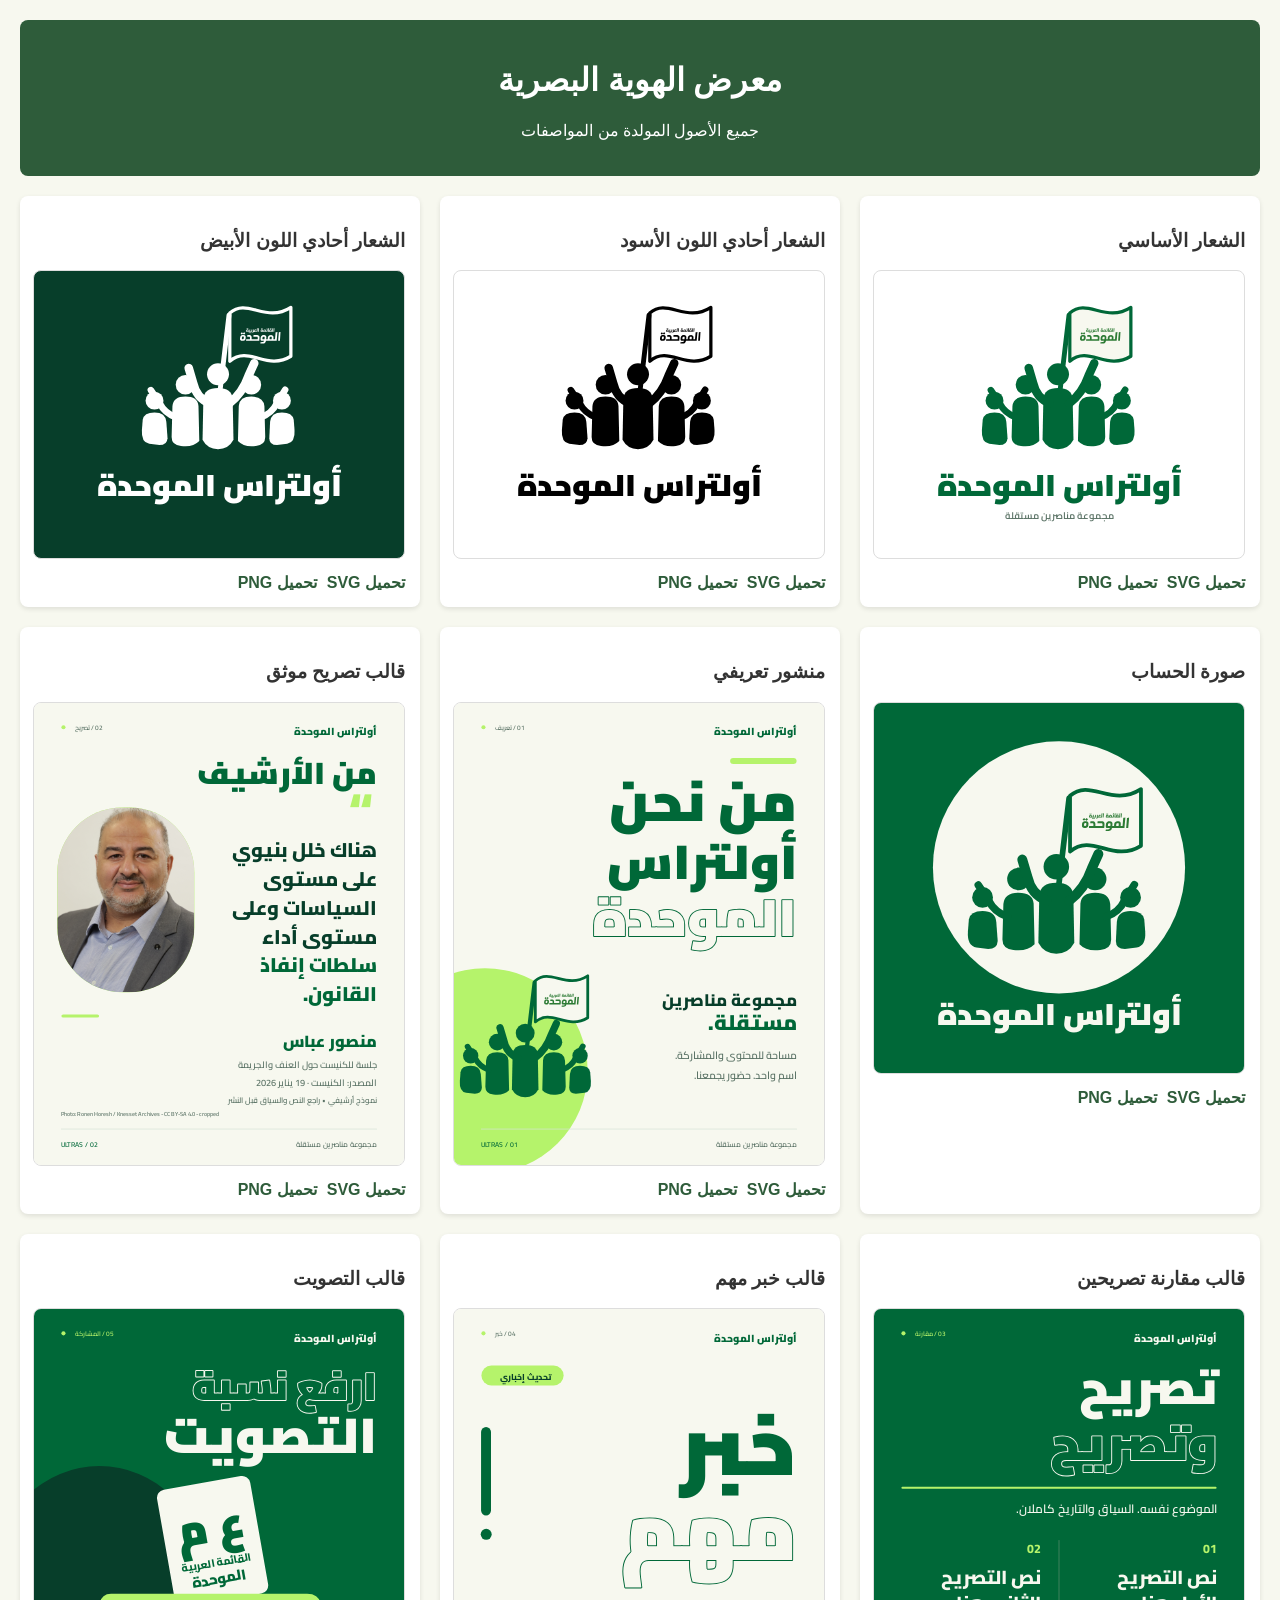
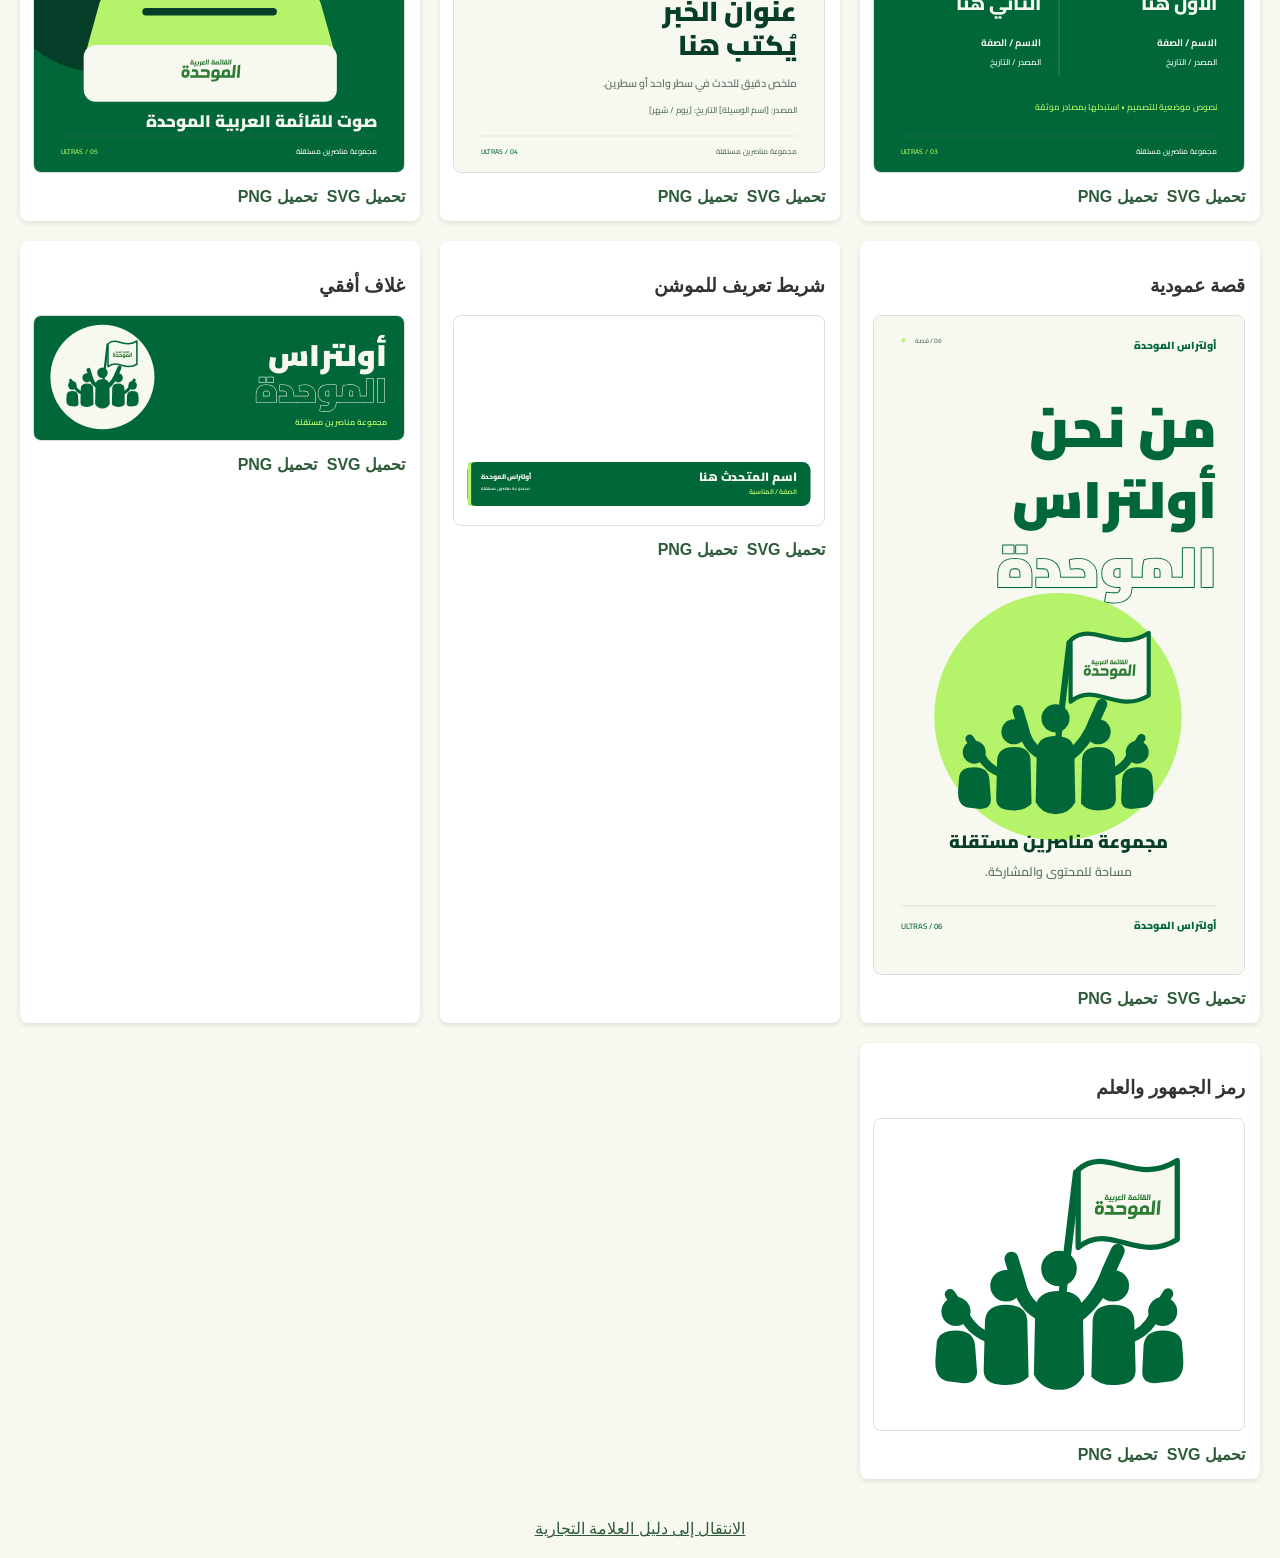
<file: output/identity/index.html>
<!DOCTYPE html>
<html lang="ar" dir="rtl">
<head>
    <meta charset="UTF-8">
    <meta name="viewport" content="width=device-width, initial-scale=1.0">
    <title>معرض الهوية البصرية</title>
    <style>
        body {
            font-family: 'Cairo', Arial, sans-serif;
            background-color: #F7F8EF;
            color: #333;
            margin: 0;
            padding: 20px;
        }
        header {
            background-color: #2E5C3A;
            color: white;
            padding: 20px;
            border-radius: 8px;
            margin-bottom: 20px;
            text-align: center;
        }
        .grid {
            display: grid;
            grid-template-columns: repeat(auto-fill, minmax(300px, 1fr));
            gap: 20px;
        }
        .card {
            background: white;
            padding: 15px;
            border-radius: 8px;
            box-shadow: 0 2px 5px rgba(0,0,0,0.1);
        }
        .actions {
            margin-top: 10px;
            display: flex;
            gap: 10px;
        }
        .actions a {
            text-decoration: none;
            color: #2E5C3A;
            font-weight: bold;
        }
        .footer {
            margin-top: 40px;
            text-align: center;
        }
        .footer a {
            color: #2E5C3A;
        }
    </style>
</head>
<body>
    <header>
        <h1>معرض الهوية البصرية</h1>
        <p>جميع الأصول المولدة من المواصفات</p>
    </header>
    
    <div class="grid">
        
        <div class="card">
            <h3>الشعار الأساسي</h3>
            <img src="logo-primary.svg" alt="الشعار الأساسي" style="width:100%; height:auto; border:1px solid #ddd; border-radius:8px;">
            <div class="actions">
                <a href="logo-primary.svg" download>تحميل SVG</a>
                <a href="logo-primary.png" download>تحميل PNG</a>
            </div>
        </div>
        
        <div class="card">
            <h3>الشعار أحادي اللون الأسود</h3>
            <img src="logo-black.svg" alt="الشعار أحادي اللون الأسود" style="width:100%; height:auto; border:1px solid #ddd; border-radius:8px;">
            <div class="actions">
                <a href="logo-black.svg" download>تحميل SVG</a>
                <a href="logo-black.png" download>تحميل PNG</a>
            </div>
        </div>
        
        <div class="card">
            <h3>الشعار أحادي اللون الأبيض</h3>
            <img src="logo-white.svg" alt="الشعار أحادي اللون الأبيض" style="width:100%; height:auto; background:#073E2A; border:1px solid #ddd; border-radius:8px;">
            <div class="actions">
                <a href="logo-white.svg" download>تحميل SVG</a>
                <a href="logo-white.png" download>تحميل PNG</a>
            </div>
        </div>
        
        <div class="card">
            <h3>صورة الحساب</h3>
            <img src="avatar.svg" alt="صورة الحساب" style="width:100%; height:auto; border:1px solid #ddd; border-radius:8px;">
            <div class="actions">
                <a href="avatar.svg" download>تحميل SVG</a>
                <a href="avatar.png" download>تحميل PNG</a>
            </div>
        </div>
        
        <div class="card">
            <h3>منشور تعريفي</h3>
            <img src="01-introduction.svg" alt="منشور تعريفي" style="width:100%; height:auto; border:1px solid #ddd; border-radius:8px;">
            <div class="actions">
                <a href="01-introduction.svg" download>تحميل SVG</a>
                <a href="01-introduction.png" download>تحميل PNG</a>
            </div>
        </div>
        
        <div class="card">
            <h3>قالب تصريح موثق</h3>
            <img src="02-quote.svg" alt="قالب تصريح موثق" style="width:100%; height:auto; border:1px solid #ddd; border-radius:8px;">
            <div class="actions">
                <a href="02-quote.svg" download>تحميل SVG</a>
                <a href="02-quote.png" download>تحميل PNG</a>
            </div>
        </div>
        
        <div class="card">
            <h3>قالب مقارنة تصريحين</h3>
            <img src="03-comparison.svg" alt="قالب مقارنة تصريحين" style="width:100%; height:auto; border:1px solid #ddd; border-radius:8px;">
            <div class="actions">
                <a href="03-comparison.svg" download>تحميل SVG</a>
                <a href="03-comparison.png" download>تحميل PNG</a>
            </div>
        </div>
        
        <div class="card">
            <h3>قالب خبر مهم</h3>
            <img src="04-important-news.svg" alt="قالب خبر مهم" style="width:100%; height:auto; border:1px solid #ddd; border-radius:8px;">
            <div class="actions">
                <a href="04-important-news.svg" download>تحميل SVG</a>
                <a href="04-important-news.png" download>تحميل PNG</a>
            </div>
        </div>
        
        <div class="card">
            <h3>قالب التصويت</h3>
            <img src="05-voting.svg" alt="قالب التصويت" style="width:100%; height:auto; border:1px solid #ddd; border-radius:8px;">
            <div class="actions">
                <a href="05-voting.svg" download>تحميل SVG</a>
                <a href="05-voting.png" download>تحميل PNG</a>
            </div>
        </div>
        
        <div class="card">
            <h3>قصة عمودية</h3>
            <img src="06-story.svg" alt="قصة عمودية" style="width:100%; height:auto; border:1px solid #ddd; border-radius:8px;">
            <div class="actions">
                <a href="06-story.svg" download>تحميل SVG</a>
                <a href="06-story.png" download>تحميل PNG</a>
            </div>
        </div>
        
        <div class="card">
            <h3>شريط تعريف للموشن</h3>
            <img src="07-speaker-lower-third.svg" alt="شريط تعريف للموشن" style="width:100%; height:auto; border:1px solid #ddd; border-radius:8px;">
            <div class="actions">
                <a href="07-speaker-lower-third.svg" download>تحميل SVG</a>
                <a href="07-speaker-lower-third.png" download>تحميل PNG</a>
            </div>
        </div>
        
        <div class="card">
            <h3>غلاف أفقي</h3>
            <img src="cover.svg" alt="غلاف أفقي" style="width:100%; height:auto; border:1px solid #ddd; border-radius:8px;">
            <div class="actions">
                <a href="cover.svg" download>تحميل SVG</a>
                <a href="cover.png" download>تحميل PNG</a>
            </div>
        </div>
        
        <div class="card">
            <h3>رمز الجمهور والعلم</h3>
            <img src="logo-symbol.svg" alt="رمز الجمهور والعلم" style="width:100%; height:auto; border:1px solid #ddd; border-radius:8px;">
            <div class="actions">
                <a href="logo-symbol.svg" download>تحميل SVG</a>
                <a href="logo-symbol.png" download>تحميل PNG</a>
            </div>
        </div>
        
    </div>
    
    <div class="footer">
        <a href="brand-guide.html">الانتقال إلى دليل العلامة التجارية</a>
    </div>
</body>
</html>
</file>
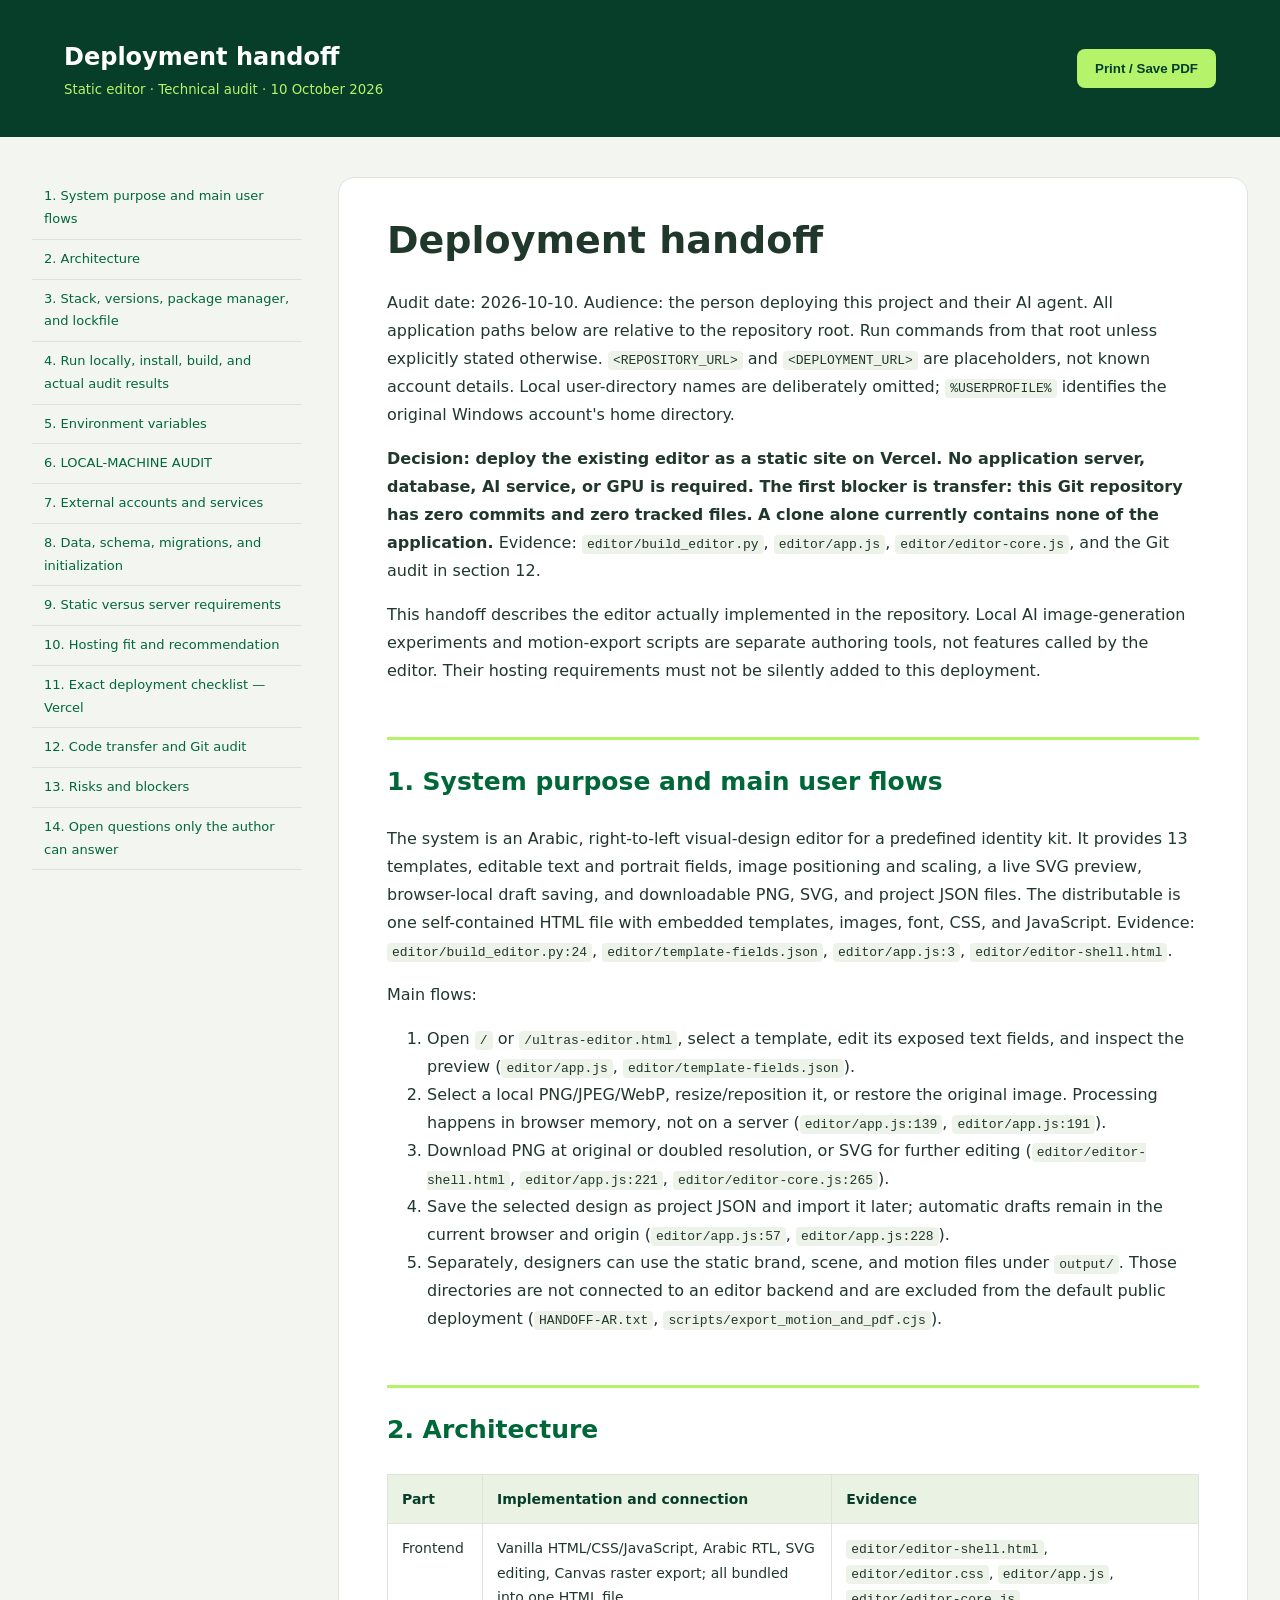
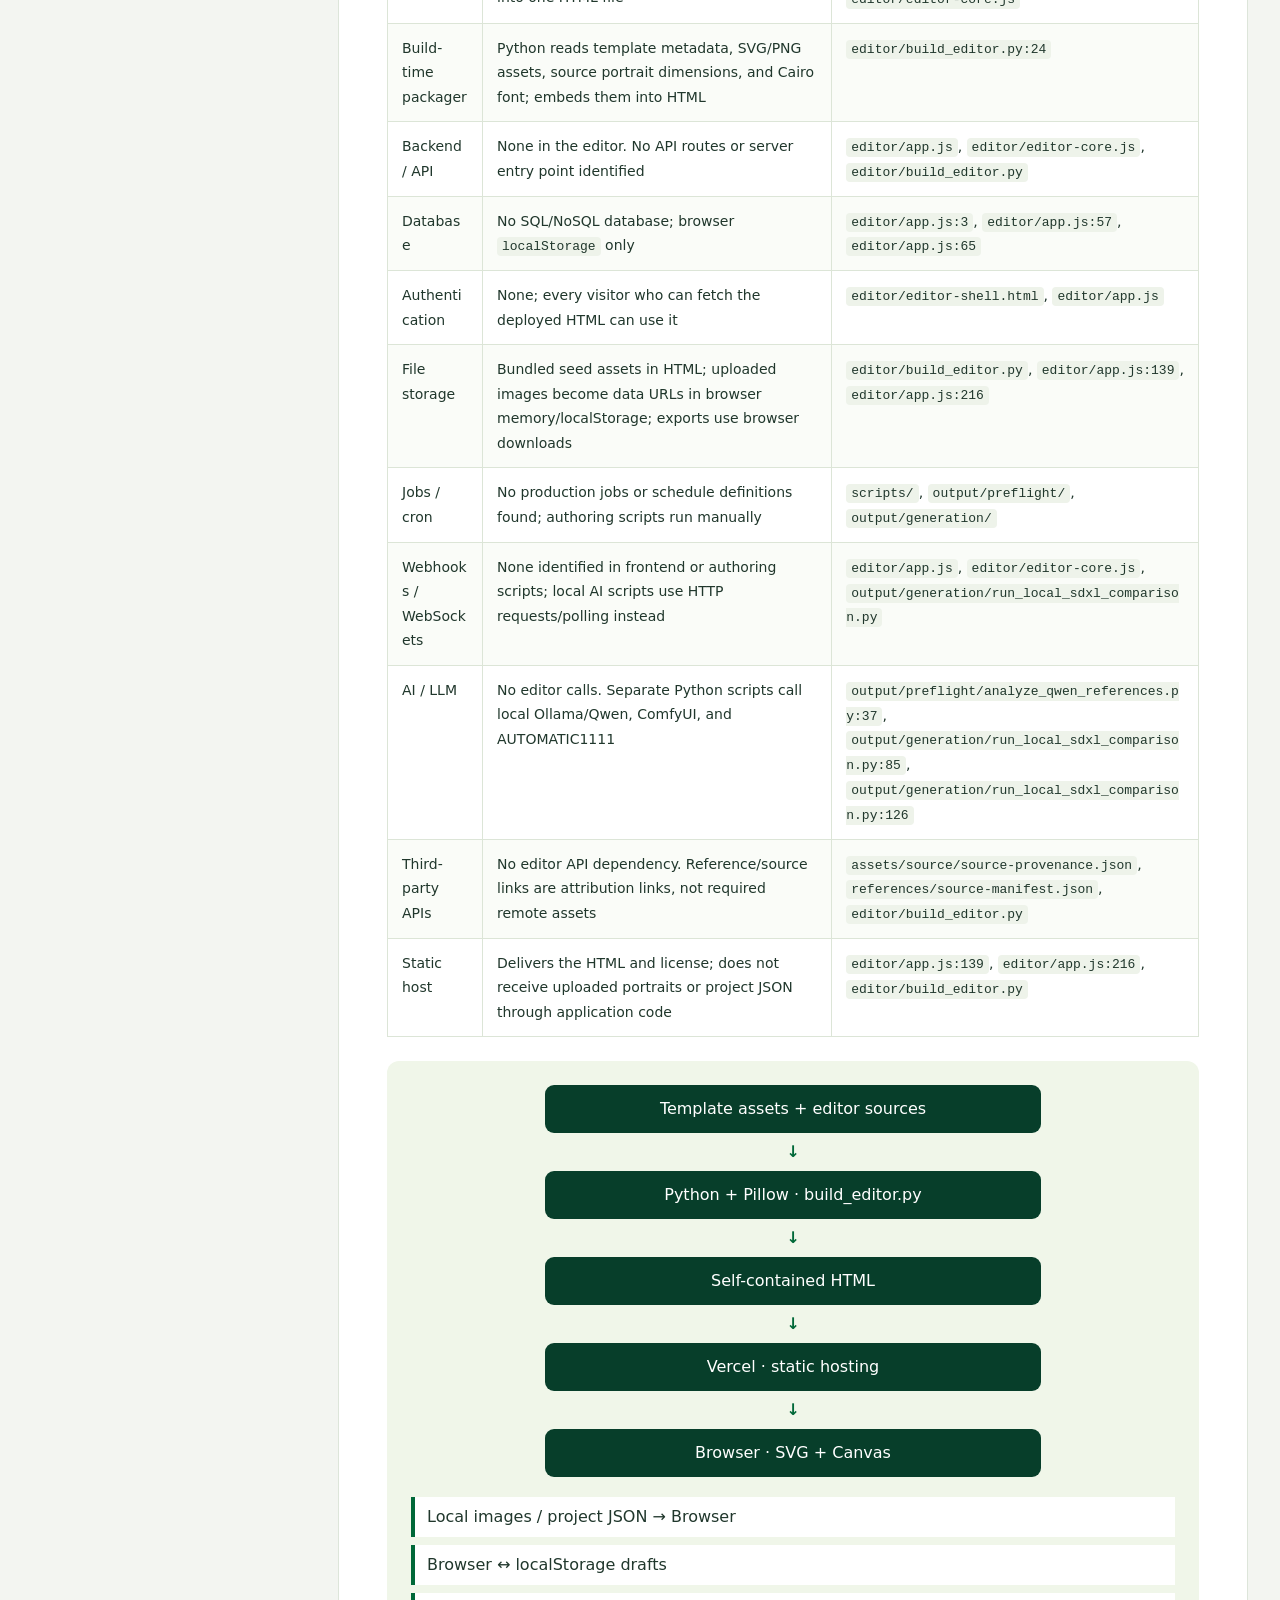
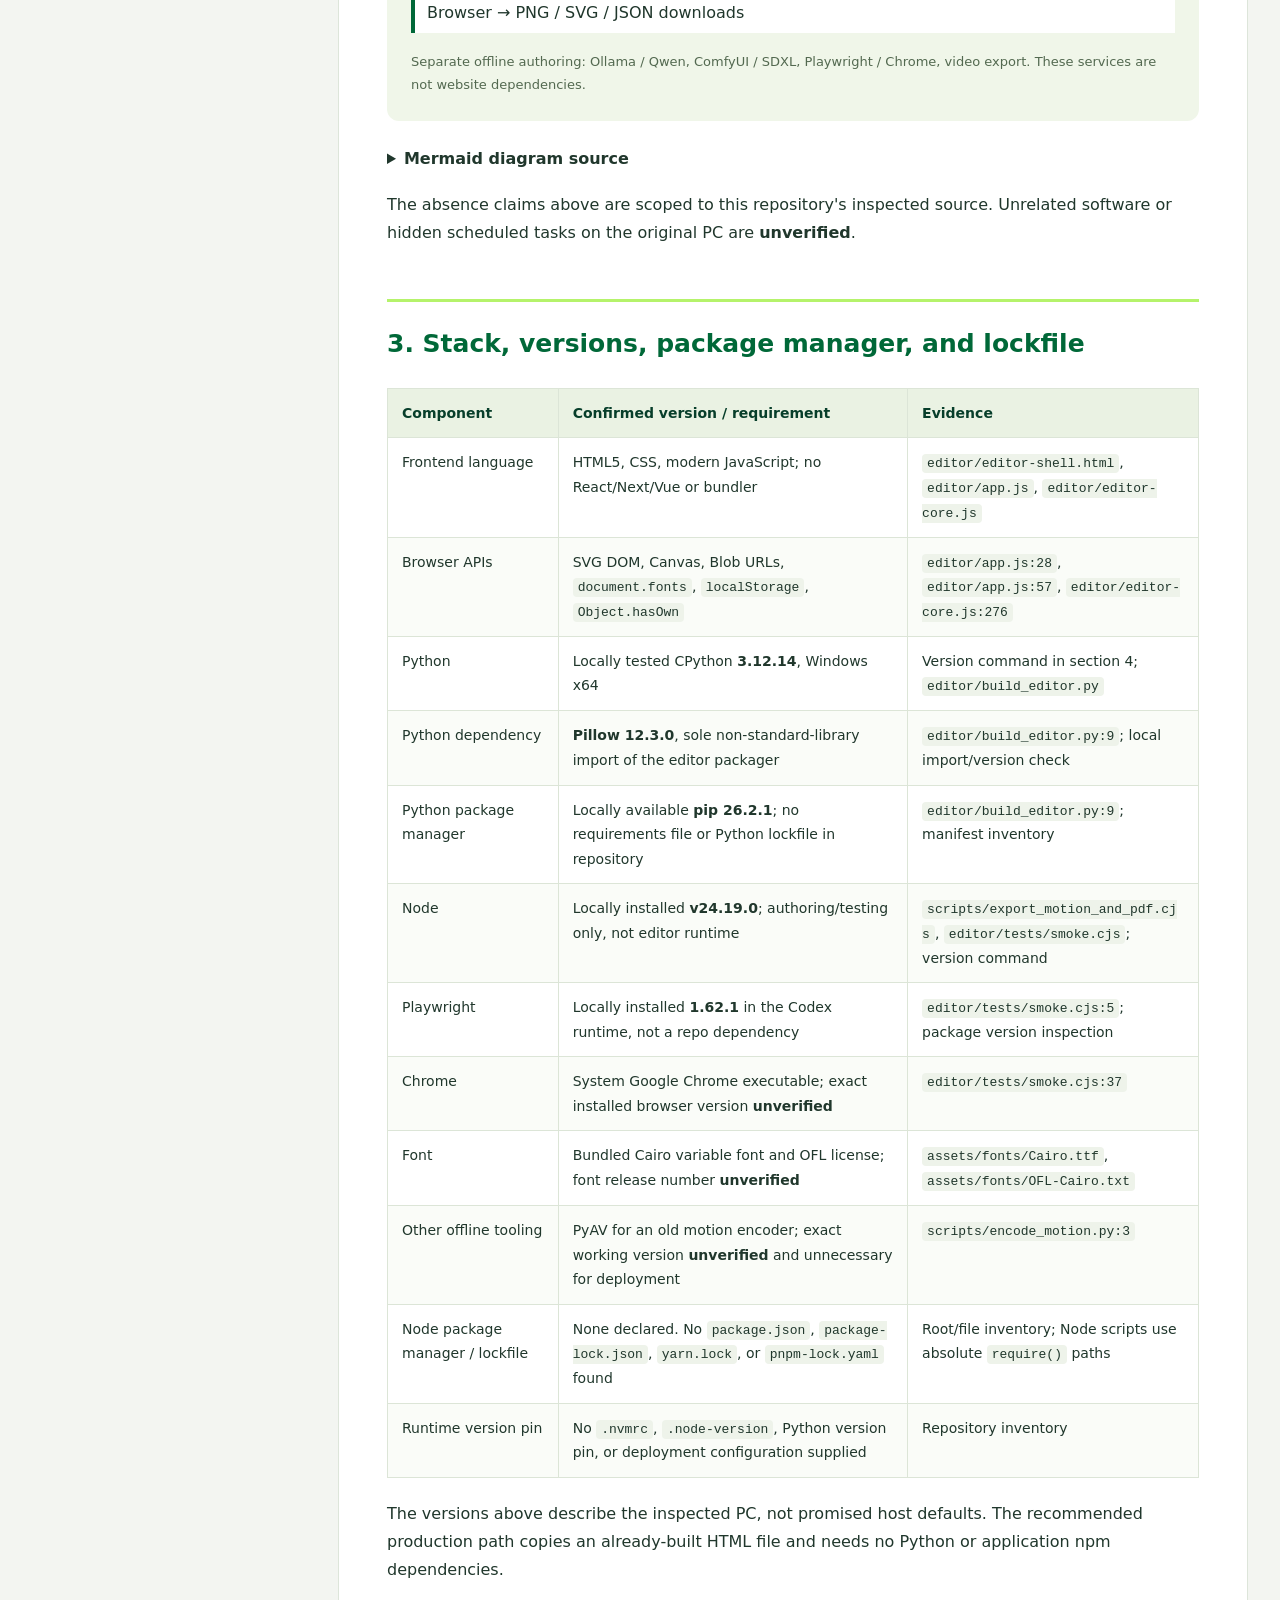
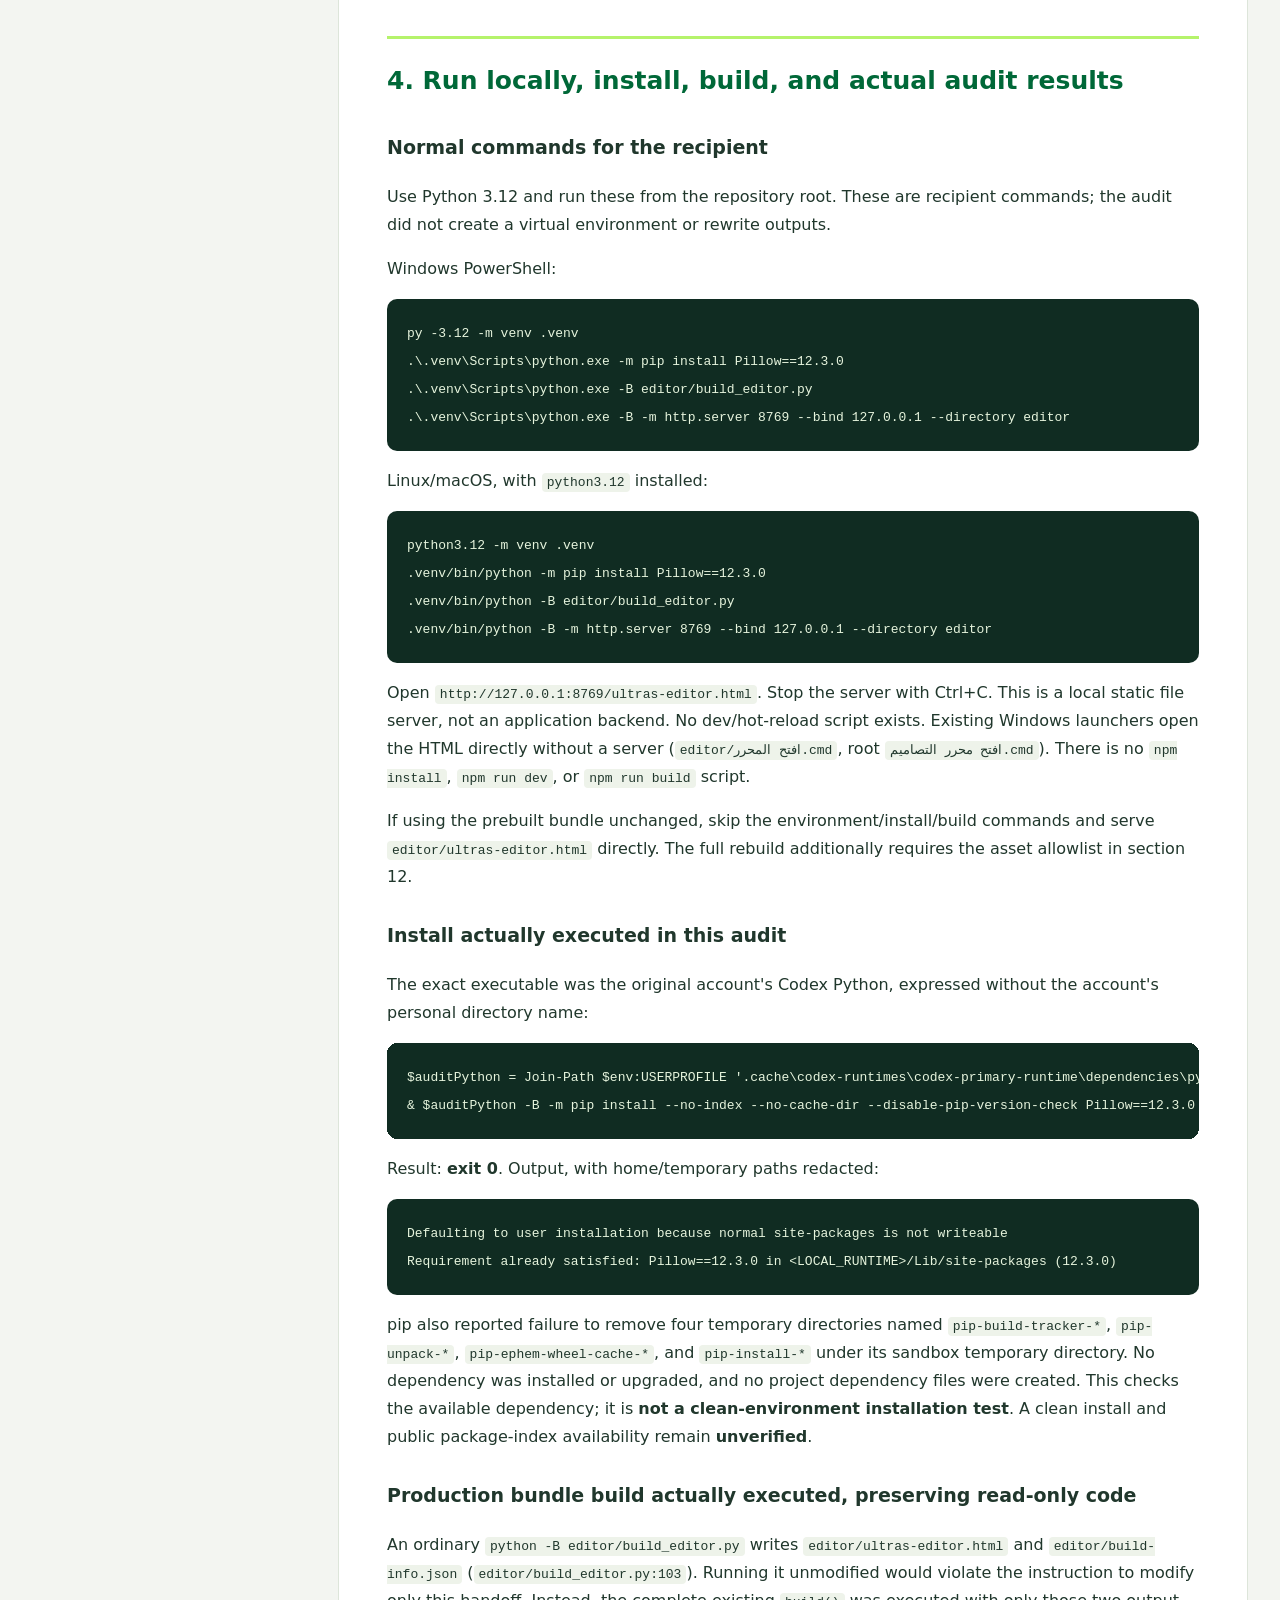
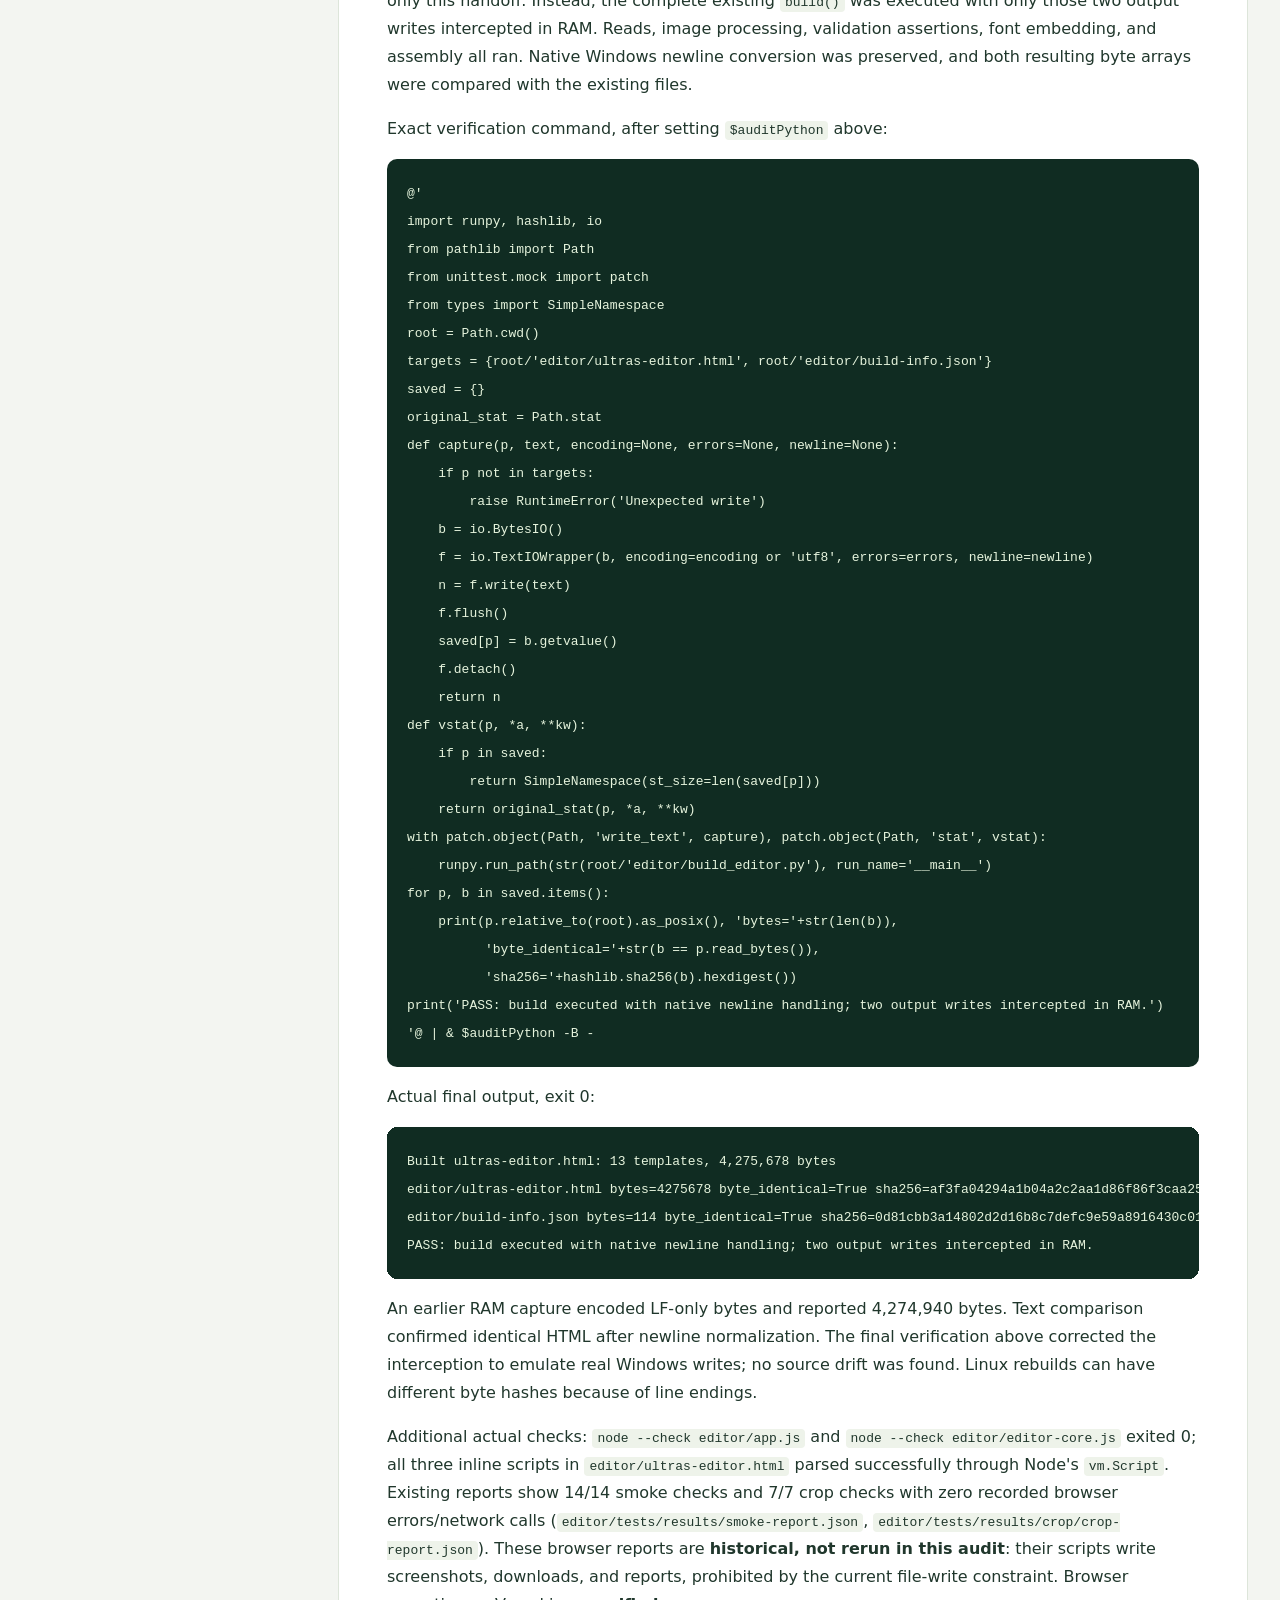
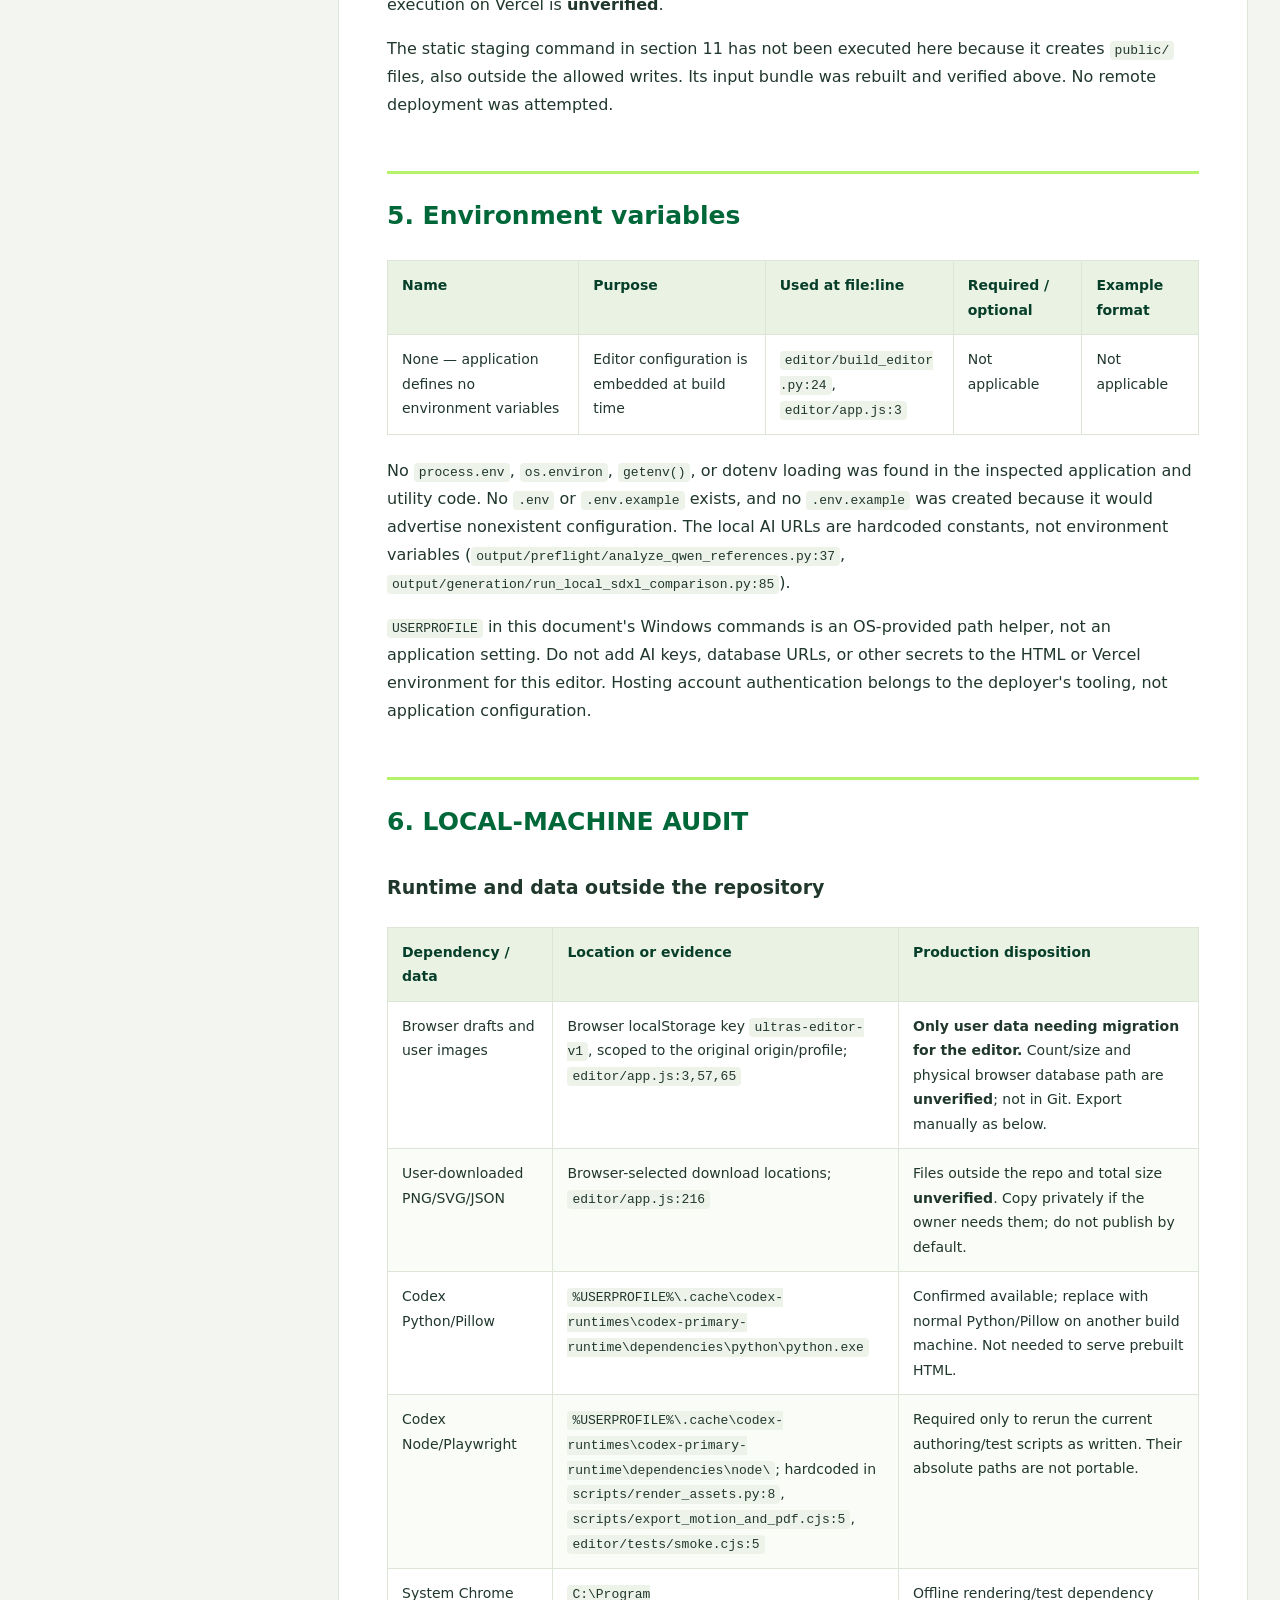
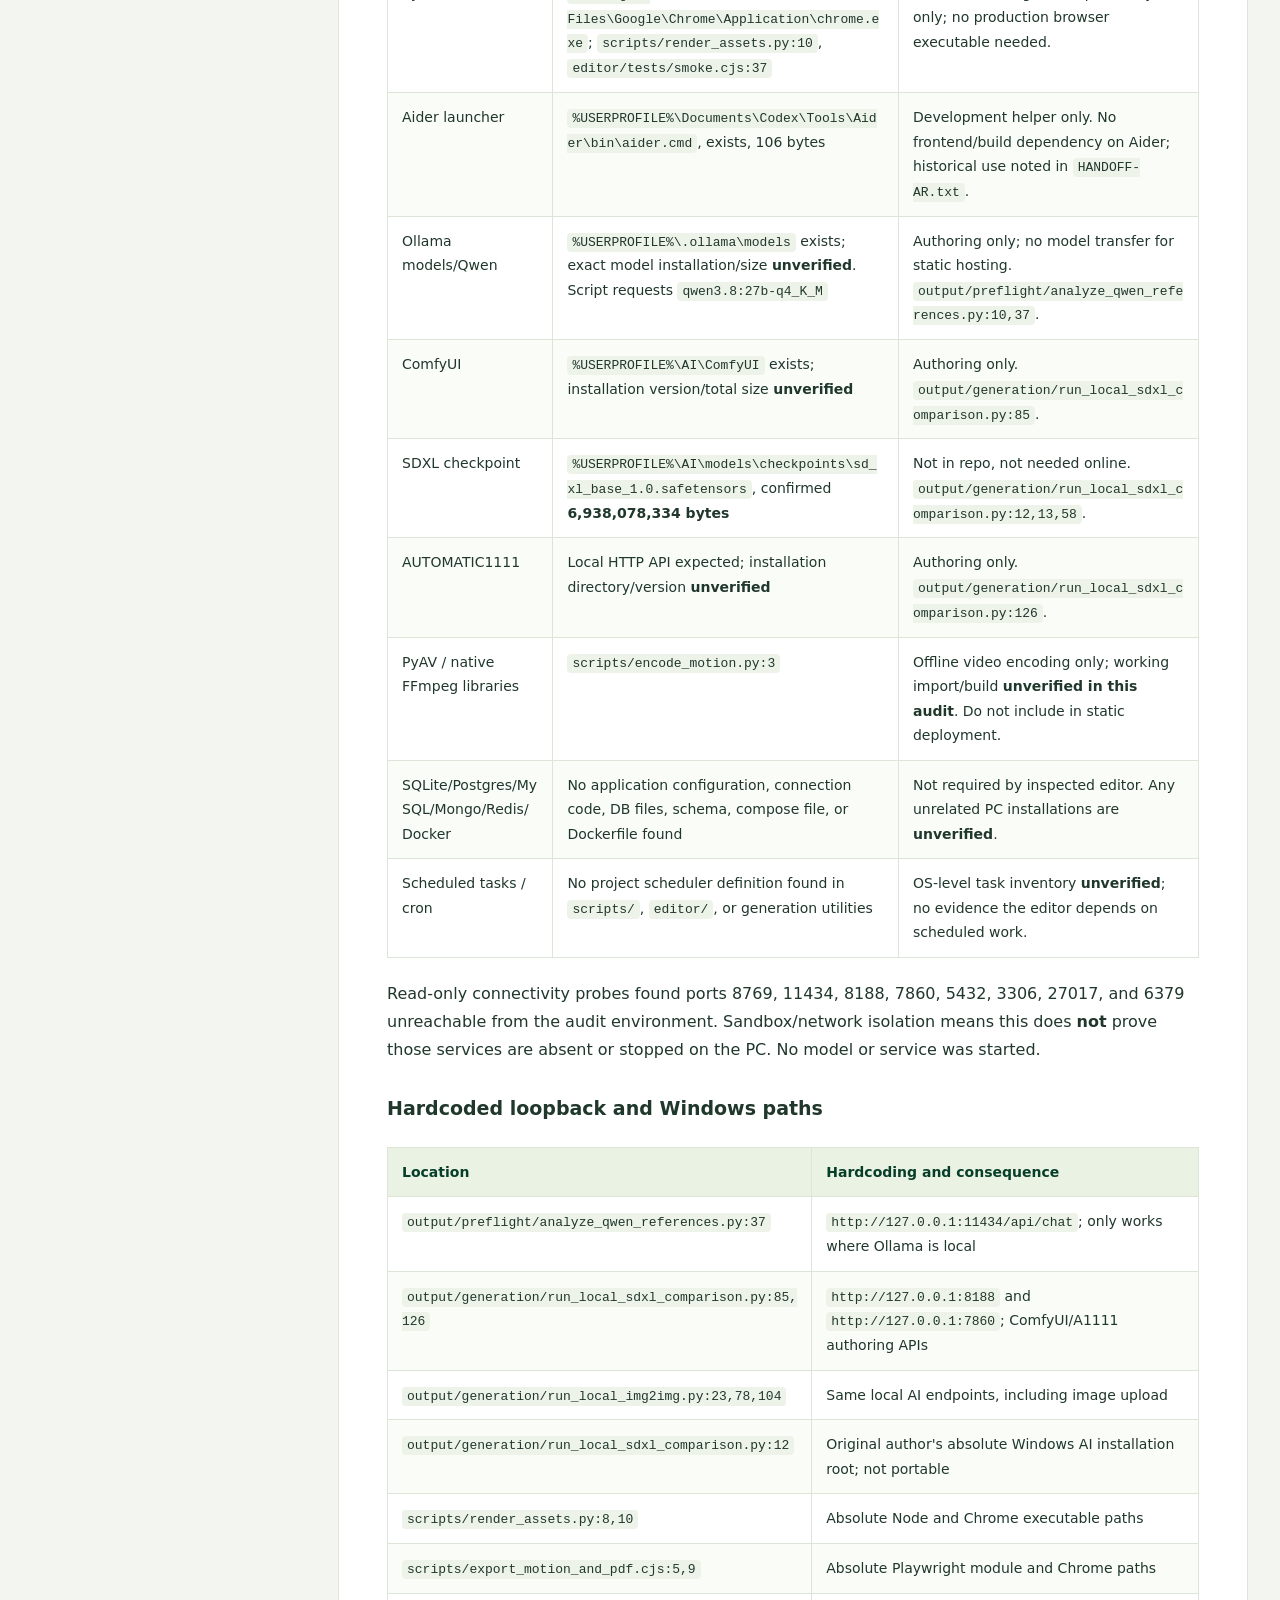
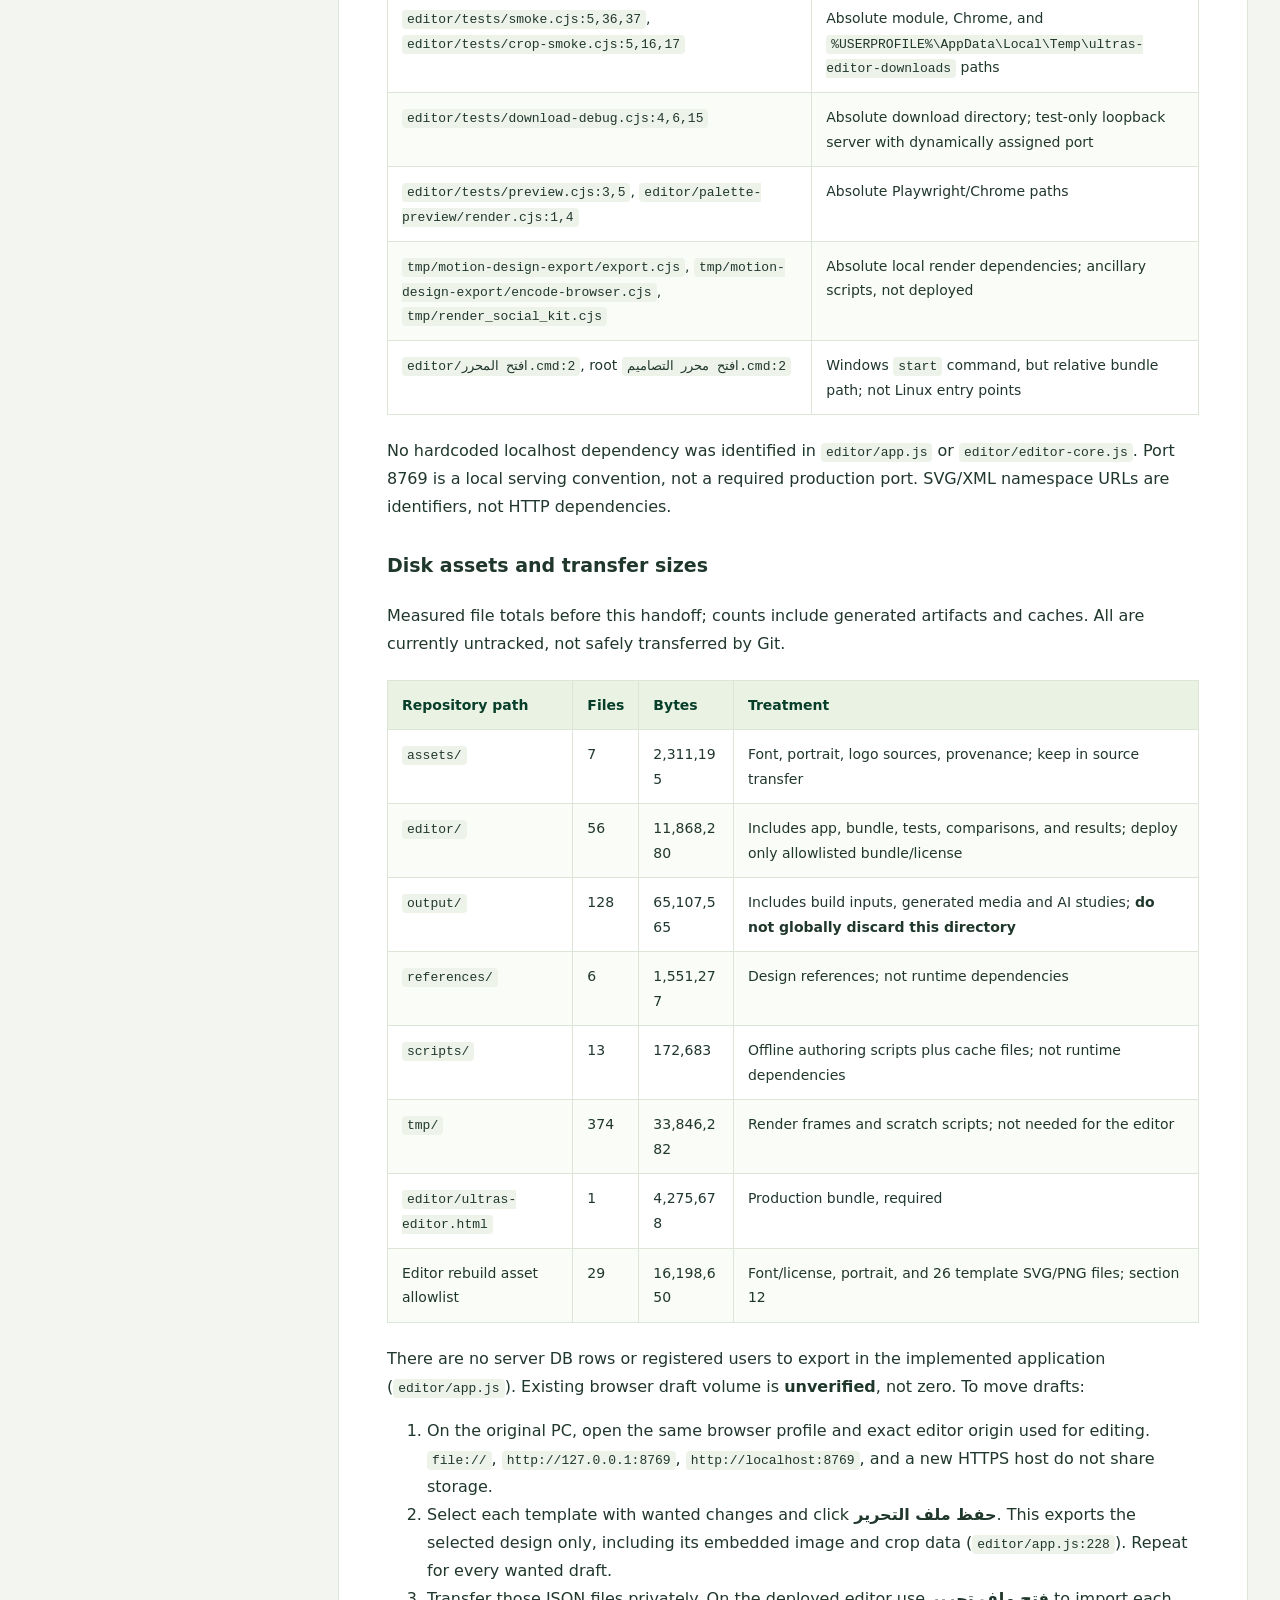
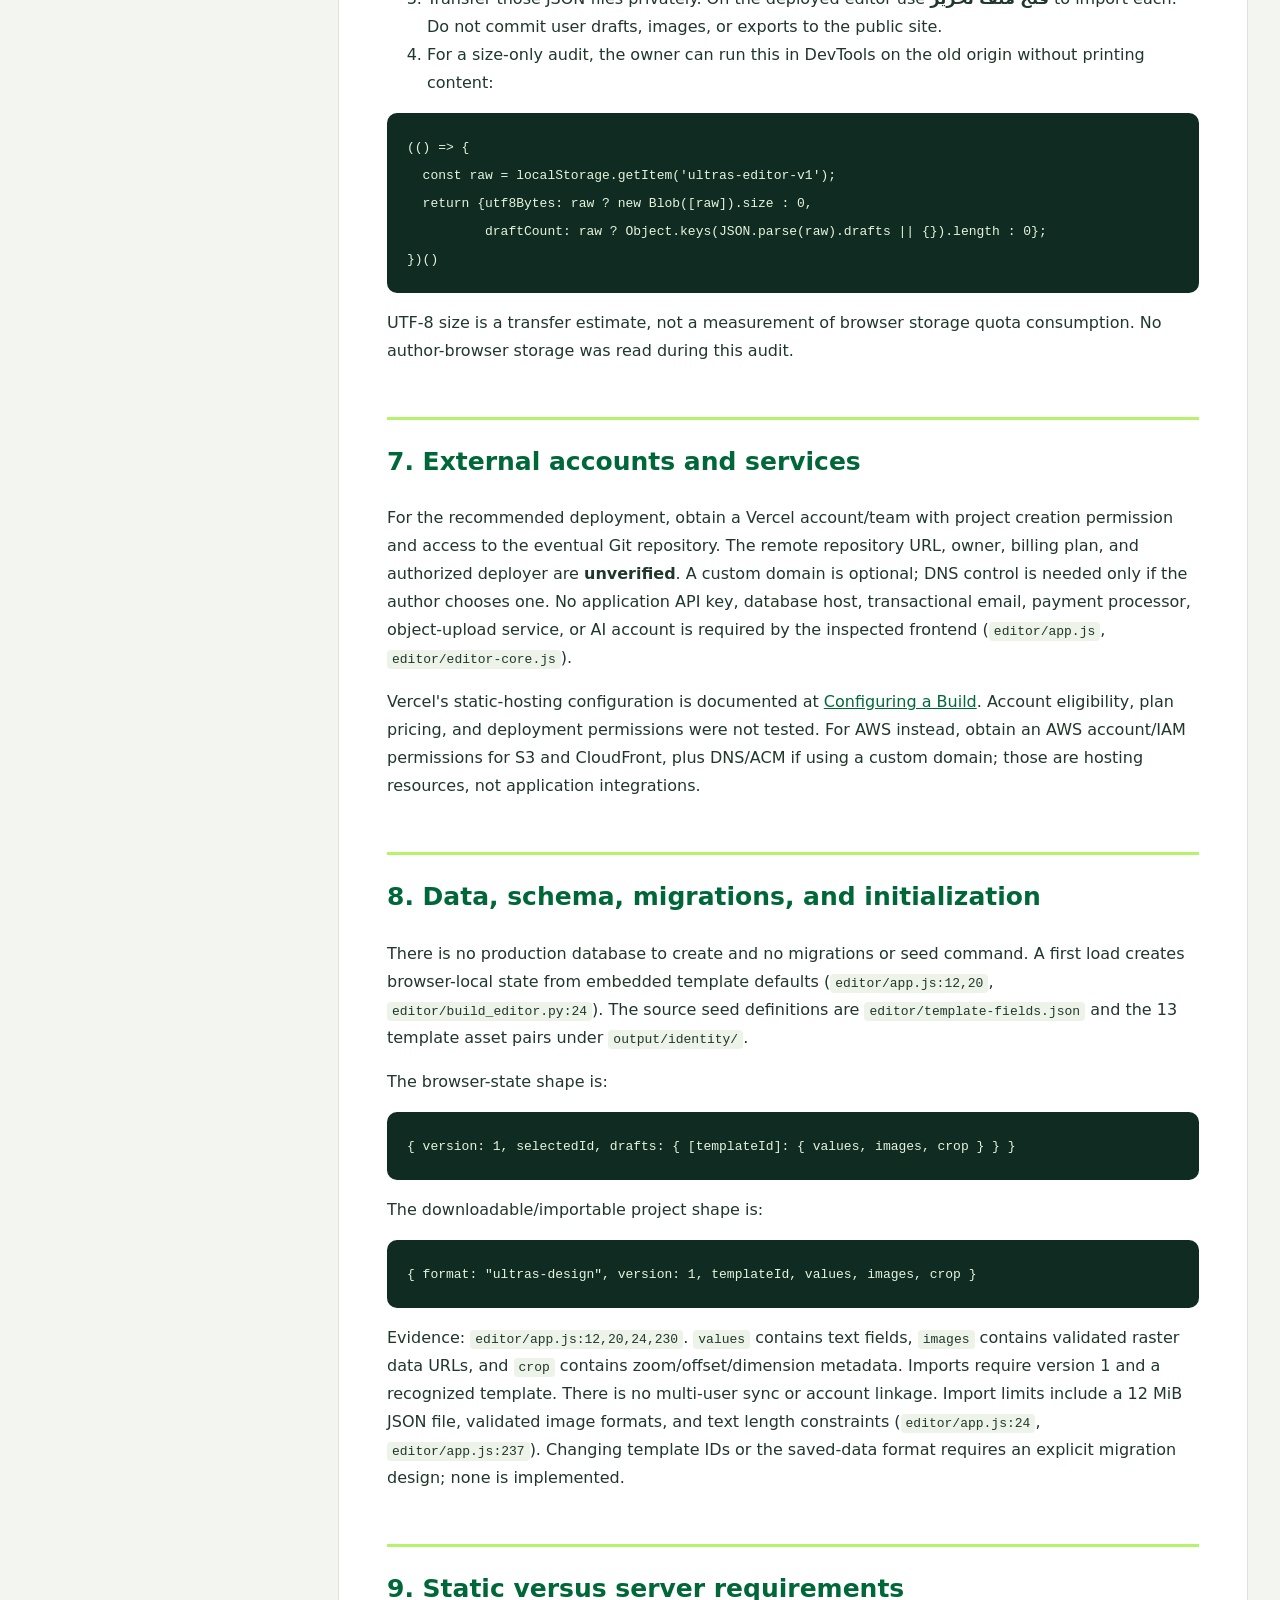
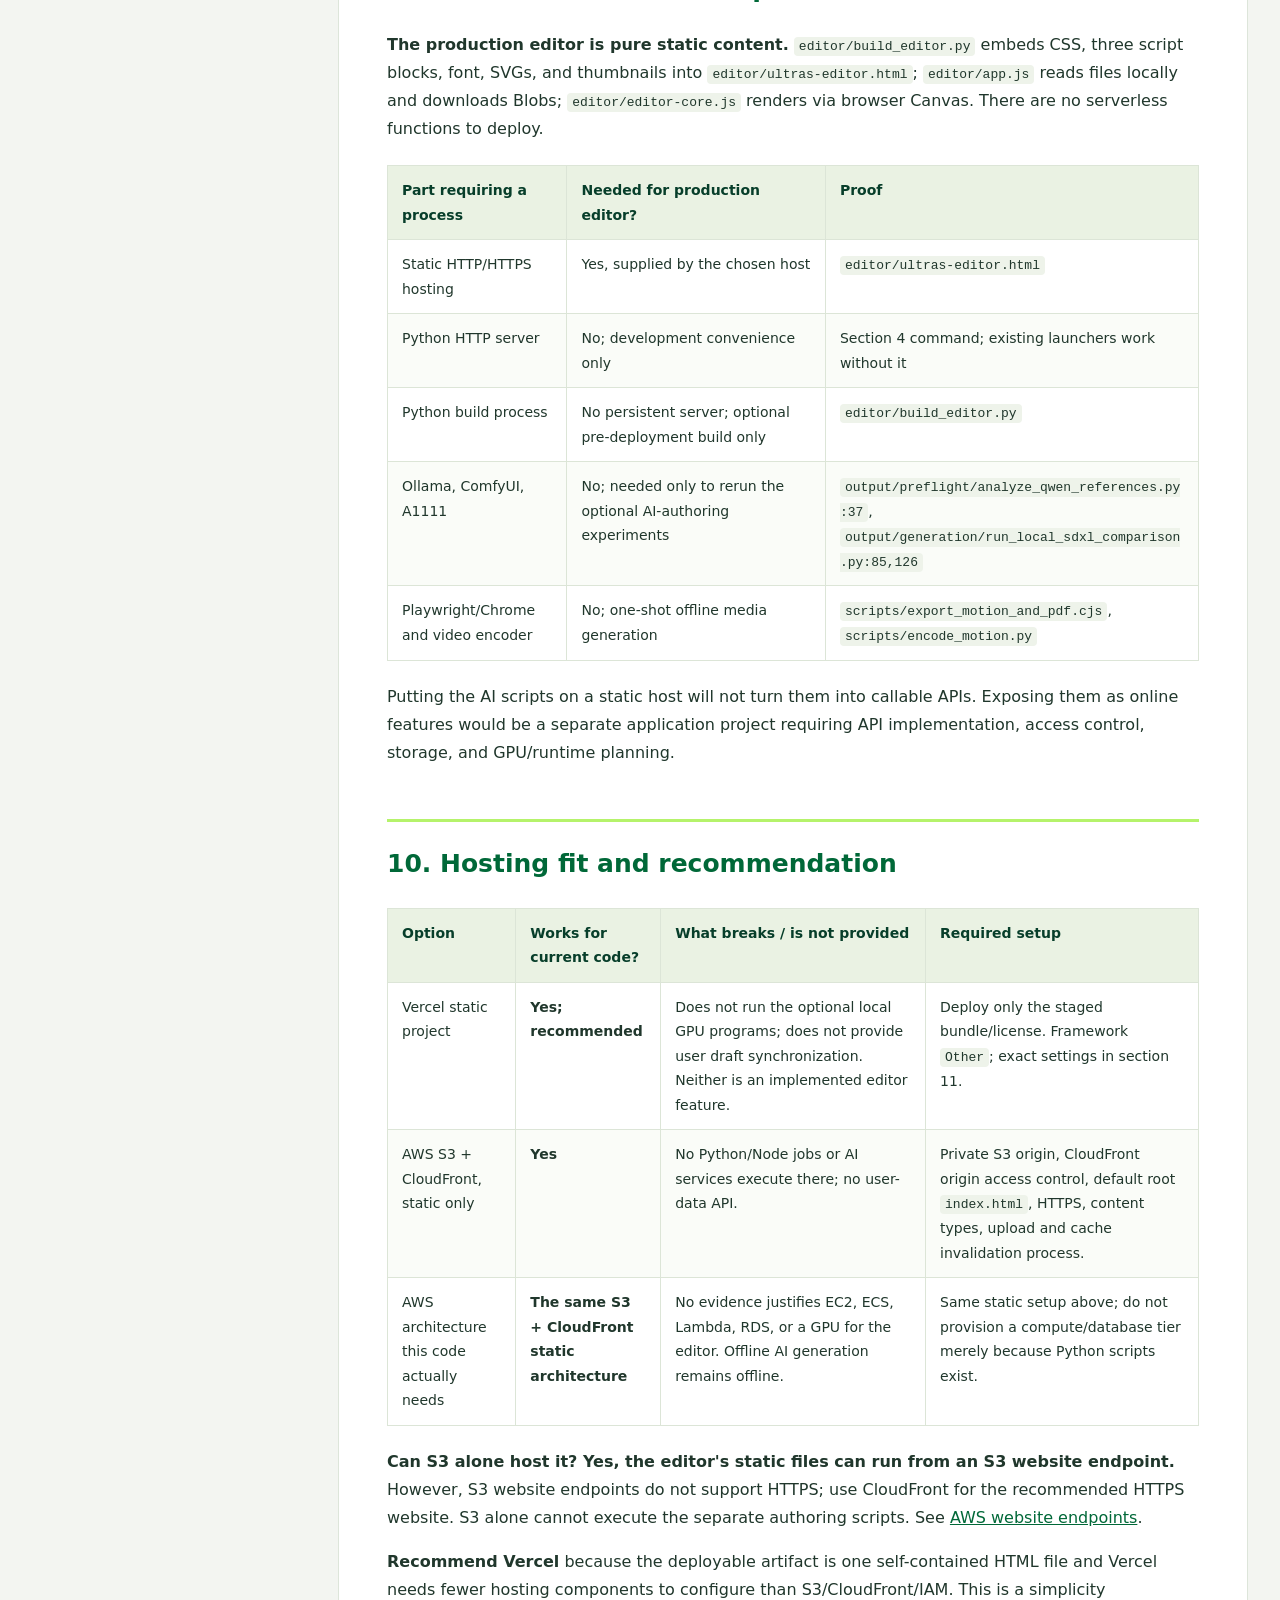
<file: DEPLOYMENT_HANDOFF.html>
<!doctype html><html lang="en" dir="ltr"><head><meta charset="utf-8"><meta name="viewport" content="width=device-width,initial-scale=1"><title>Deployment Handoff</title><style>
:root{color-scheme:light;--green:#006838;--deep:#073e2a;--lime:#b5f36b}*{box-sizing:border-box}html{scroll-behavior:smooth}body{margin:0;background:#f3f5f1;color:#20372c;font:16px/1.75 system-ui,-apple-system,Segoe UI,Arial,sans-serif}header{padding:36px 5vw;background:var(--deep);color:white;display:flex;justify-content:space-between;align-items:center;gap:24px}header strong{font-size:24px}header small{display:block;color:var(--lime)}button{border:0;border-radius:8px;padding:12px 18px;background:var(--lime);color:var(--deep);font-weight:700;cursor:pointer}.layout{max-width:1500px;margin:auto;display:grid;grid-template-columns:270px minmax(0,1fr);gap:36px;padding:40px 32px}nav{position:sticky;top:20px;align-self:start;max-height:94vh;overflow:auto;font-size:13px}nav a{display:block;padding:8px 12px;border-bottom:1px solid #dce4d9;text-decoration:none}main{min-width:0;background:white;border:1px solid #dde5da;border-radius:16px;padding:40px 48px}h1{font-size:38px;line-height:1.2;margin-top:0}h2{font-size:25px;color:var(--green);margin-top:52px;padding-top:20px;border-top:3px solid var(--lime);scroll-margin-top:20px}h3{font-size:19px;margin-top:28px}a{color:var(--green);overflow-wrap:anywhere}p,li,td{overflow-wrap:anywhere}code{font:13px/1.6 Consolas,monospace;background:#eef3ea;padding:2px 5px;border-radius:4px}pre{overflow:auto;background:#102c22;color:#e6f4dd;border-radius:10px;padding:20px;white-space:pre;tab-size:4}pre code{background:none;padding:0;color:inherit}table{border-collapse:collapse;width:100%;font-size:14px}th,td{border:1px solid #dce5d7;padding:12px 14px;text-align:left;vertical-align:top}th{background:#eaf2e3;color:var(--deep)}tr:nth-child(even){background:#fafcf8}.table-scroll{overflow-x:auto;margin:22px 0}details{margin:18px 0}summary{cursor:pointer;font-weight:700}.architecture{margin:24px 0;background:#f0f6e9;padding:24px;border-radius:12px}.flow{display:flex;flex-direction:column;align-items:center;gap:5px}.flow div{background:var(--deep);color:white;border-radius:9px;padding:10px 24px;text-align:center;min-width:65%}.flow span{color:var(--green);font-weight:bold}.branches{display:grid;gap:8px;margin-top:20px}.branches div{border-left:4px solid var(--green);padding:6px 12px;background:white}figcaption{font-size:13px;margin-top:18px;color:#536950}@media(max-width:900px){.layout{display:block;padding:16px}nav{position:static;max-height:250px;margin-bottom:20px}main{padding:24px 20px}h1{font-size:30px}header{padding:24px}.flow div{min-width:100%}}@media print{body{background:white;font-size:10pt}header,nav{display:none}.layout{display:block;padding:0}main{padding:0;border:0}h2{break-after:avoid}pre{white-space:pre-wrap;overflow-wrap:anywhere;background:#f2f2f2;color:black;border:1px solid #ddd}table{font-size:9pt}.table-scroll{overflow:visible}tr{break-inside:avoid}a{color:inherit}details{display:none}}@page{size:A4;margin:16mm}
</style></head><body><header><div><strong>Deployment handoff</strong><small>Static editor · Technical audit · 10 October 2026</small></div><button onclick="window.print()">Print / Save PDF</button></header><div class="layout"><nav aria-label="Contents"><a href="#section-1">1. System purpose and main user flows</a><a href="#section-2">2. Architecture</a><a href="#section-3">3. Stack, versions, package manager, and lockfile</a><a href="#section-4">4. Run locally, install, build, and actual audit results</a><a href="#section-5">5. Environment variables</a><a href="#section-6">6. LOCAL-MACHINE AUDIT</a><a href="#section-7">7. External accounts and services</a><a href="#section-8">8. Data, schema, migrations, and initialization</a><a href="#section-9">9. Static versus server requirements</a><a href="#section-10">10. Hosting fit and recommendation</a><a href="#section-11">11. Exact deployment checklist — Vercel</a><a href="#section-12">12. Code transfer and Git audit</a><a href="#section-13">13. Risks and blockers</a><a href="#section-14">14. Open questions only the author can answer</a></nav><main><h1>Deployment handoff</h1>
<p>Audit date: 2026-10-10. Audience: the person deploying this project and their AI agent. All application paths below are relative to the repository root. Run commands from that root unless explicitly stated otherwise. <code>&lt;REPOSITORY_URL&gt;</code> and <code>&lt;DEPLOYMENT_URL&gt;</code> are placeholders, not known account details. Local user-directory names are deliberately omitted; <code>%USERPROFILE%</code> identifies the original Windows account&#39;s home directory.</p>
<p><strong>Decision: deploy the existing editor as a static site on Vercel. No application server, database, AI service, or GPU is required. The first blocker is transfer: this Git repository has zero commits and zero tracked files. A clone alone currently contains none of the application.</strong> Evidence: <code>editor/build_editor.py</code>, <code>editor/app.js</code>, <code>editor/editor-core.js</code>, and the Git audit in section 12.</p>
<p>This handoff describes the editor actually implemented in the repository. Local AI image-generation experiments and motion-export scripts are separate authoring tools, not features called by the editor. Their hosting requirements must not be silently added to this deployment.</p>
<h2 id="section-1">1. System purpose and main user flows</h2>
<p>The system is an Arabic, right-to-left visual-design editor for a predefined identity kit. It provides 13 templates, editable text and portrait fields, image positioning and scaling, a live SVG preview, browser-local draft saving, and downloadable PNG, SVG, and project JSON files. The distributable is one self-contained HTML file with embedded templates, images, font, CSS, and JavaScript. Evidence: <code>editor/build_editor.py:24</code>, <code>editor/template-fields.json</code>, <code>editor/app.js:3</code>, <code>editor/editor-shell.html</code>.</p>
<p>Main flows:</p>
<ol>
<li>Open <code>/</code> or <code>/ultras-editor.html</code>, select a template, edit its exposed text fields, and inspect the preview (<code>editor/app.js</code>, <code>editor/template-fields.json</code>).</li>
<li>Select a local PNG/JPEG/WebP, resize/reposition it, or restore the original image. Processing happens in browser memory, not on a server (<code>editor/app.js:139</code>, <code>editor/app.js:191</code>).</li>
<li>Download PNG at original or doubled resolution, or SVG for further editing (<code>editor/editor-shell.html</code>, <code>editor/app.js:221</code>, <code>editor/editor-core.js:265</code>).</li>
<li>Save the selected design as project JSON and import it later; automatic drafts remain in the current browser and origin (<code>editor/app.js:57</code>, <code>editor/app.js:228</code>).</li>
<li>Separately, designers can use the static brand, scene, and motion files under <code>output/</code>. Those directories are not connected to an editor backend and are excluded from the default public deployment (<code>HANDOFF-AR.txt</code>, <code>scripts/export_motion_and_pdf.cjs</code>).</li>
</ol>
<h2 id="section-2">2. Architecture</h2>
<div class="table-scroll"><table>
<thead>
<tr>
<th>Part</th>
<th>Implementation and connection</th>
<th>Evidence</th>
</tr>
</thead>
<tbody><tr>
<td>Frontend</td>
<td>Vanilla HTML/CSS/JavaScript, Arabic RTL, SVG editing, Canvas raster export; all bundled into one HTML file</td>
<td><code>editor/editor-shell.html</code>, <code>editor/editor.css</code>, <code>editor/app.js</code>, <code>editor/editor-core.js</code></td>
</tr>
<tr>
<td>Build-time packager</td>
<td>Python reads template metadata, SVG/PNG assets, source portrait dimensions, and Cairo font; embeds them into HTML</td>
<td><code>editor/build_editor.py:24</code></td>
</tr>
<tr>
<td>Backend / API</td>
<td>None in the editor. No API routes or server entry point identified</td>
<td><code>editor/app.js</code>, <code>editor/editor-core.js</code>, <code>editor/build_editor.py</code></td>
</tr>
<tr>
<td>Database</td>
<td>No SQL/NoSQL database; browser <code>localStorage</code> only</td>
<td><code>editor/app.js:3</code>, <code>editor/app.js:57</code>, <code>editor/app.js:65</code></td>
</tr>
<tr>
<td>Authentication</td>
<td>None; every visitor who can fetch the deployed HTML can use it</td>
<td><code>editor/editor-shell.html</code>, <code>editor/app.js</code></td>
</tr>
<tr>
<td>File storage</td>
<td>Bundled seed assets in HTML; uploaded images become data URLs in browser memory/localStorage; exports use browser downloads</td>
<td><code>editor/build_editor.py</code>, <code>editor/app.js:139</code>, <code>editor/app.js:216</code></td>
</tr>
<tr>
<td>Jobs / cron</td>
<td>No production jobs or schedule definitions found; authoring scripts run manually</td>
<td><code>scripts/</code>, <code>output/preflight/</code>, <code>output/generation/</code></td>
</tr>
<tr>
<td>Webhooks / WebSockets</td>
<td>None identified in frontend or authoring scripts; local AI scripts use HTTP requests/polling instead</td>
<td><code>editor/app.js</code>, <code>editor/editor-core.js</code>, <code>output/generation/run_local_sdxl_comparison.py</code></td>
</tr>
<tr>
<td>AI / LLM</td>
<td>No editor calls. Separate Python scripts call local Ollama/Qwen, ComfyUI, and AUTOMATIC1111</td>
<td><code>output/preflight/analyze_qwen_references.py:37</code>, <code>output/generation/run_local_sdxl_comparison.py:85</code>, <code>output/generation/run_local_sdxl_comparison.py:126</code></td>
</tr>
<tr>
<td>Third-party APIs</td>
<td>No editor API dependency. Reference/source links are attribution links, not required remote assets</td>
<td><code>assets/source/source-provenance.json</code>, <code>references/source-manifest.json</code>, <code>editor/build_editor.py</code></td>
</tr>
<tr>
<td>Static host</td>
<td>Delivers the HTML and license; does not receive uploaded portraits or project JSON through application code</td>
<td><code>editor/app.js:139</code>, <code>editor/app.js:216</code>, <code>editor/build_editor.py</code></td>
</tr>
</tbody></table></div>
<figure class="architecture"><div class="flow"><div>Template assets + editor sources</div><span>↓</span><div>Python + Pillow · build_editor.py</div><span>↓</span><div>Self-contained HTML</div><span>↓</span><div>Vercel · static hosting</div><span>↓</span><div>Browser · SVG + Canvas</div></div><div class="branches"><div>Local images / project JSON → Browser</div><div>Browser ↔ localStorage drafts</div><div>Browser → PNG / SVG / JSON downloads</div></div><figcaption>Separate offline authoring: Ollama / Qwen, ComfyUI / SDXL, Playwright / Chrome, video export. These services are not website dependencies.</figcaption></figure><details><summary>Mermaid diagram source</summary><pre><code class="language-mermaid">flowchart TD
    A[Template JSON + SVG/PNG + font + editor sources] --&gt; B[Python build_editor.py / Pillow]
    B --&gt; C[editor/ultras-editor.html]
    C --&gt; D[Vercel static hosting]
    D --&gt; E[Browser: HTML / JS / SVG / Canvas]
    F[User-selected local image or project JSON] --&gt; E
    E &lt;--&gt; G[Browser localStorage: ultras-editor-v1]
    E --&gt; H[Local downloads: PNG / SVG / JSON]
    subgraph Authoring_only_not_website_runtime
        I[Python generation scripts] --&gt; J[Local Ollama / Qwen]
        I --&gt; K[Local ComfyUI / AUTOMATIC1111 / SDXL]
        K --&gt; L[Generated image studies]
        M[Node / Playwright / Chrome / Python AV] --&gt; N[Static scene / PDF / video exports]
    end
</code></pre></details>
<p>The absence claims above are scoped to this repository&#39;s inspected source. Unrelated software or hidden scheduled tasks on the original PC are <strong>unverified</strong>.</p>
<h2 id="section-3">3. Stack, versions, package manager, and lockfile</h2>
<div class="table-scroll"><table>
<thead>
<tr>
<th>Component</th>
<th>Confirmed version / requirement</th>
<th>Evidence</th>
</tr>
</thead>
<tbody><tr>
<td>Frontend language</td>
<td>HTML5, CSS, modern JavaScript; no React/Next/Vue or bundler</td>
<td><code>editor/editor-shell.html</code>, <code>editor/app.js</code>, <code>editor/editor-core.js</code></td>
</tr>
<tr>
<td>Browser APIs</td>
<td>SVG DOM, Canvas, Blob URLs, <code>document.fonts</code>, <code>localStorage</code>, <code>Object.hasOwn</code></td>
<td><code>editor/app.js:28</code>, <code>editor/app.js:57</code>, <code>editor/editor-core.js:276</code></td>
</tr>
<tr>
<td>Python</td>
<td>Locally tested CPython <strong>3.12.14</strong>, Windows x64</td>
<td>Version command in section 4; <code>editor/build_editor.py</code></td>
</tr>
<tr>
<td>Python dependency</td>
<td><strong>Pillow 12.3.0</strong>, sole non-standard-library import of the editor packager</td>
<td><code>editor/build_editor.py:9</code>; local import/version check</td>
</tr>
<tr>
<td>Python package manager</td>
<td>Locally available <strong>pip 26.2.1</strong>; no requirements file or Python lockfile in repository</td>
<td><code>editor/build_editor.py:9</code>; manifest inventory</td>
</tr>
<tr>
<td>Node</td>
<td>Locally installed <strong>v24.19.0</strong>; authoring/testing only, not editor runtime</td>
<td><code>scripts/export_motion_and_pdf.cjs</code>, <code>editor/tests/smoke.cjs</code>; version command</td>
</tr>
<tr>
<td>Playwright</td>
<td>Locally installed <strong>1.62.1</strong> in the Codex runtime, not a repo dependency</td>
<td><code>editor/tests/smoke.cjs:5</code>; package version inspection</td>
</tr>
<tr>
<td>Chrome</td>
<td>System Google Chrome executable; exact installed browser version <strong>unverified</strong></td>
<td><code>editor/tests/smoke.cjs:37</code></td>
</tr>
<tr>
<td>Font</td>
<td>Bundled Cairo variable font and OFL license; font release number <strong>unverified</strong></td>
<td><code>assets/fonts/Cairo.ttf</code>, <code>assets/fonts/OFL-Cairo.txt</code></td>
</tr>
<tr>
<td>Other offline tooling</td>
<td>PyAV for an old motion encoder; exact working version <strong>unverified</strong> and unnecessary for deployment</td>
<td><code>scripts/encode_motion.py:3</code></td>
</tr>
<tr>
<td>Node package manager / lockfile</td>
<td>None declared. No <code>package.json</code>, <code>package-lock.json</code>, <code>yarn.lock</code>, or <code>pnpm-lock.yaml</code> found</td>
<td>Root/file inventory; Node scripts use absolute <code>require()</code> paths</td>
</tr>
<tr>
<td>Runtime version pin</td>
<td>No <code>.nvmrc</code>, <code>.node-version</code>, Python version pin, or deployment configuration supplied</td>
<td>Repository inventory</td>
</tr>
</tbody></table></div>
<p>The versions above describe the inspected PC, not promised host defaults. The recommended production path copies an already-built HTML file and needs no Python or application npm dependencies.</p>
<h2 id="section-4">4. Run locally, install, build, and actual audit results</h2>
<h3>Normal commands for the recipient</h3>
<p>Use Python 3.12 and run these from the repository root. These are recipient commands; the audit did not create a virtual environment or rewrite outputs.</p>
<p>Windows PowerShell:</p>
<pre><code class="language-powershell">py -3.12 -m venv .venv
.\.venv\Scripts\python.exe -m pip install Pillow==12.3.0
.\.venv\Scripts\python.exe -B editor/build_editor.py
.\.venv\Scripts\python.exe -B -m http.server 8769 --bind 127.0.0.1 --directory editor
</code></pre>
<p>Linux/macOS, with <code>python3.12</code> installed:</p>
<pre><code class="language-sh">python3.12 -m venv .venv
.venv/bin/python -m pip install Pillow==12.3.0
.venv/bin/python -B editor/build_editor.py
.venv/bin/python -B -m http.server 8769 --bind 127.0.0.1 --directory editor
</code></pre>
<p>Open <code>http://127.0.0.1:8769/ultras-editor.html</code>. Stop the server with Ctrl+C. This is a local static file server, not an application backend. No dev/hot-reload script exists. Existing Windows launchers open the HTML directly without a server (<code>editor/افتح المحرر.cmd</code>, root <code>افتح محرر التصاميم.cmd</code>). There is no <code>npm install</code>, <code>npm run dev</code>, or <code>npm run build</code> script.</p>
<p>If using the prebuilt bundle unchanged, skip the environment/install/build commands and serve <code>editor/ultras-editor.html</code> directly. The full rebuild additionally requires the asset allowlist in section 12.</p>
<h3>Install actually executed in this audit</h3>
<p>The exact executable was the original account&#39;s Codex Python, expressed without the account&#39;s personal directory name:</p>
<pre><code class="language-powershell">$auditPython = Join-Path $env:USERPROFILE &#39;.cache\codex-runtimes\codex-primary-runtime\dependencies\python\python.exe&#39;
&amp; $auditPython -B -m pip install --no-index --no-cache-dir --disable-pip-version-check Pillow==12.3.0
</code></pre>
<p>Result: <strong>exit 0</strong>. Output, with home/temporary paths redacted:</p>
<pre><code class="language-text">Defaulting to user installation because normal site-packages is not writeable
Requirement already satisfied: Pillow==12.3.0 in &lt;LOCAL_RUNTIME&gt;/Lib/site-packages (12.3.0)
</code></pre>
<p>pip also reported failure to remove four temporary directories named <code>pip-build-tracker-*</code>, <code>pip-unpack-*</code>, <code>pip-ephem-wheel-cache-*</code>, and <code>pip-install-*</code> under its sandbox temporary directory. No dependency was installed or upgraded, and no project dependency files were created. This checks the available dependency; it is <strong>not a clean-environment installation test</strong>. A clean install and public package-index availability remain <strong>unverified</strong>.</p>
<h3>Production bundle build actually executed, preserving read-only code</h3>
<p>An ordinary <code>python -B editor/build_editor.py</code> writes <code>editor/ultras-editor.html</code> and <code>editor/build-info.json</code> (<code>editor/build_editor.py:103</code>). Running it unmodified would violate the instruction to modify only this handoff. Instead, the complete existing <code>build()</code> was executed with only those two output writes intercepted in RAM. Reads, image processing, validation assertions, font embedding, and assembly all ran. Native Windows newline conversion was preserved, and both resulting byte arrays were compared with the existing files.</p>
<p>Exact verification command, after setting <code>$auditPython</code> above:</p>
<pre><code class="language-powershell">@&#39;
import runpy, hashlib, io
from pathlib import Path
from unittest.mock import patch
from types import SimpleNamespace
root = Path.cwd()
targets = {root/&#39;editor/ultras-editor.html&#39;, root/&#39;editor/build-info.json&#39;}
saved = {}
original_stat = Path.stat
def capture(p, text, encoding=None, errors=None, newline=None):
    if p not in targets:
        raise RuntimeError(&#39;Unexpected write&#39;)
    b = io.BytesIO()
    f = io.TextIOWrapper(b, encoding=encoding or &#39;utf8&#39;, errors=errors, newline=newline)
    n = f.write(text)
    f.flush()
    saved[p] = b.getvalue()
    f.detach()
    return n
def vstat(p, *a, **kw):
    if p in saved:
        return SimpleNamespace(st_size=len(saved[p]))
    return original_stat(p, *a, **kw)
with patch.object(Path, &#39;write_text&#39;, capture), patch.object(Path, &#39;stat&#39;, vstat):
    runpy.run_path(str(root/&#39;editor/build_editor.py&#39;), run_name=&#39;__main__&#39;)
for p, b in saved.items():
    print(p.relative_to(root).as_posix(), &#39;bytes=&#39;+str(len(b)),
          &#39;byte_identical=&#39;+str(b == p.read_bytes()),
          &#39;sha256=&#39;+hashlib.sha256(b).hexdigest())
print(&#39;PASS: build executed with native newline handling; two output writes intercepted in RAM.&#39;)
&#39;@ | &amp; $auditPython -B -
</code></pre>
<p>Actual final output, exit 0:</p>
<pre><code class="language-text">Built ultras-editor.html: 13 templates, 4,275,678 bytes
editor/ultras-editor.html bytes=4275678 byte_identical=True sha256=af3fa04294a1b04a2c2aa1d86f86f3caa2555fe103b666a04a29a16e8d07da80
editor/build-info.json bytes=114 byte_identical=True sha256=0d81cbb3a14802d2d16b8c7defc9e59a8916430c012b1cd6e02b3746570ee924
PASS: build executed with native newline handling; two output writes intercepted in RAM.
</code></pre>
<p>An earlier RAM capture encoded LF-only bytes and reported 4,274,940 bytes. Text comparison confirmed identical HTML after newline normalization. The final verification above corrected the interception to emulate real Windows writes; no source drift was found. Linux rebuilds can have different byte hashes because of line endings.</p>
<p>Additional actual checks: <code>node --check editor/app.js</code> and <code>node --check editor/editor-core.js</code> exited 0; all three inline scripts in <code>editor/ultras-editor.html</code> parsed successfully through Node&#39;s <code>vm.Script</code>. Existing reports show 14/14 smoke checks and 7/7 crop checks with zero recorded browser errors/network calls (<code>editor/tests/results/smoke-report.json</code>, <code>editor/tests/results/crop/crop-report.json</code>). These browser reports are <strong>historical, not rerun in this audit</strong>: their scripts write screenshots, downloads, and reports, prohibited by the current file-write constraint. Browser execution on Vercel is <strong>unverified</strong>.</p>
<p>The static staging command in section 11 has not been executed here because it creates <code>public/</code> files, also outside the allowed writes. Its input bundle was rebuilt and verified above. No remote deployment was attempted.</p>
<h2 id="section-5">5. Environment variables</h2>
<div class="table-scroll"><table>
<thead>
<tr>
<th>Name</th>
<th>Purpose</th>
<th>Used at file:line</th>
<th>Required / optional</th>
<th>Example format</th>
</tr>
</thead>
<tbody><tr>
<td>None — application defines no environment variables</td>
<td>Editor configuration is embedded at build time</td>
<td><code>editor/build_editor.py:24</code>, <code>editor/app.js:3</code></td>
<td>Not applicable</td>
<td>Not applicable</td>
</tr>
</tbody></table></div>
<p>No <code>process.env</code>, <code>os.environ</code>, <code>getenv()</code>, or dotenv loading was found in the inspected application and utility code. No <code>.env</code> or <code>.env.example</code> exists, and no <code>.env.example</code> was created because it would advertise nonexistent configuration. The local AI URLs are hardcoded constants, not environment variables (<code>output/preflight/analyze_qwen_references.py:37</code>, <code>output/generation/run_local_sdxl_comparison.py:85</code>).</p>
<p><code>USERPROFILE</code> in this document&#39;s Windows commands is an OS-provided path helper, not an application setting. Do not add AI keys, database URLs, or other secrets to the HTML or Vercel environment for this editor. Hosting account authentication belongs to the deployer&#39;s tooling, not application configuration.</p>
<h2 id="section-6">6. LOCAL-MACHINE AUDIT</h2>
<h3>Runtime and data outside the repository</h3>
<div class="table-scroll"><table>
<thead>
<tr>
<th>Dependency / data</th>
<th>Location or evidence</th>
<th>Production disposition</th>
</tr>
</thead>
<tbody><tr>
<td>Browser drafts and user images</td>
<td>Browser localStorage key <code>ultras-editor-v1</code>, scoped to the original origin/profile; <code>editor/app.js:3,57,65</code></td>
<td><strong>Only user data needing migration for the editor.</strong> Count/size and physical browser database path are <strong>unverified</strong>; not in Git. Export manually as below.</td>
</tr>
<tr>
<td>User-downloaded PNG/SVG/JSON</td>
<td>Browser-selected download locations; <code>editor/app.js:216</code></td>
<td>Files outside the repo and total size <strong>unverified</strong>. Copy privately if the owner needs them; do not publish by default.</td>
</tr>
<tr>
<td>Codex Python/Pillow</td>
<td><code>%USERPROFILE%\.cache\codex-runtimes\codex-primary-runtime\dependencies\python\python.exe</code></td>
<td>Confirmed available; replace with normal Python/Pillow on another build machine. Not needed to serve prebuilt HTML.</td>
</tr>
<tr>
<td>Codex Node/Playwright</td>
<td><code>%USERPROFILE%\.cache\codex-runtimes\codex-primary-runtime\dependencies\node\</code>; hardcoded in <code>scripts/render_assets.py:8</code>, <code>scripts/export_motion_and_pdf.cjs:5</code>, <code>editor/tests/smoke.cjs:5</code></td>
<td>Required only to rerun the current authoring/test scripts as written. Their absolute paths are not portable.</td>
</tr>
<tr>
<td>System Chrome</td>
<td><code>C:\Program Files\Google\Chrome\Application\chrome.exe</code>; <code>scripts/render_assets.py:10</code>, <code>editor/tests/smoke.cjs:37</code></td>
<td>Offline rendering/test dependency only; no production browser executable needed.</td>
</tr>
<tr>
<td>Aider launcher</td>
<td><code>%USERPROFILE%\Documents\Codex\Tools\Aider\bin\aider.cmd</code>, exists, 106 bytes</td>
<td>Development helper only. No frontend/build dependency on Aider; historical use noted in <code>HANDOFF-AR.txt</code>.</td>
</tr>
<tr>
<td>Ollama models/Qwen</td>
<td><code>%USERPROFILE%\.ollama\models</code> exists; exact model installation/size <strong>unverified</strong>. Script requests <code>qwen3.8:27b-q4_K_M</code></td>
<td>Authoring only; no model transfer for static hosting. <code>output/preflight/analyze_qwen_references.py:10,37</code>.</td>
</tr>
<tr>
<td>ComfyUI</td>
<td><code>%USERPROFILE%\AI\ComfyUI</code> exists; installation version/total size <strong>unverified</strong></td>
<td>Authoring only. <code>output/generation/run_local_sdxl_comparison.py:85</code>.</td>
</tr>
<tr>
<td>SDXL checkpoint</td>
<td><code>%USERPROFILE%\AI\models\checkpoints\sd_xl_base_1.0.safetensors</code>, confirmed <strong>6,938,078,334 bytes</strong></td>
<td>Not in repo, not needed online. <code>output/generation/run_local_sdxl_comparison.py:12,13,58</code>.</td>
</tr>
<tr>
<td>AUTOMATIC1111</td>
<td>Local HTTP API expected; installation directory/version <strong>unverified</strong></td>
<td>Authoring only. <code>output/generation/run_local_sdxl_comparison.py:126</code>.</td>
</tr>
<tr>
<td>PyAV / native FFmpeg libraries</td>
<td><code>scripts/encode_motion.py:3</code></td>
<td>Offline video encoding only; working import/build <strong>unverified in this audit</strong>. Do not include in static deployment.</td>
</tr>
<tr>
<td>SQLite/Postgres/MySQL/Mongo/Redis/Docker</td>
<td>No application configuration, connection code, DB files, schema, compose file, or Dockerfile found</td>
<td>Not required by inspected editor. Any unrelated PC installations are <strong>unverified</strong>.</td>
</tr>
<tr>
<td>Scheduled tasks / cron</td>
<td>No project scheduler definition found in <code>scripts/</code>, <code>editor/</code>, or generation utilities</td>
<td>OS-level task inventory <strong>unverified</strong>; no evidence the editor depends on scheduled work.</td>
</tr>
</tbody></table></div>
<p>Read-only connectivity probes found ports 8769, 11434, 8188, 7860, 5432, 3306, 27017, and 6379 unreachable from the audit environment. Sandbox/network isolation means this does <strong>not</strong> prove those services are absent or stopped on the PC. No model or service was started.</p>
<h3>Hardcoded loopback and Windows paths</h3>
<div class="table-scroll"><table>
<thead>
<tr>
<th>Location</th>
<th>Hardcoding and consequence</th>
</tr>
</thead>
<tbody><tr>
<td><code>output/preflight/analyze_qwen_references.py:37</code></td>
<td><code>http://127.0.0.1:11434/api/chat</code>; only works where Ollama is local</td>
</tr>
<tr>
<td><code>output/generation/run_local_sdxl_comparison.py:85,126</code></td>
<td><code>http://127.0.0.1:8188</code> and <code>http://127.0.0.1:7860</code>; ComfyUI/A1111 authoring APIs</td>
</tr>
<tr>
<td><code>output/generation/run_local_img2img.py:23,78,104</code></td>
<td>Same local AI endpoints, including image upload</td>
</tr>
<tr>
<td><code>output/generation/run_local_sdxl_comparison.py:12</code></td>
<td>Original author&#39;s absolute Windows AI installation root; not portable</td>
</tr>
<tr>
<td><code>scripts/render_assets.py:8,10</code></td>
<td>Absolute Node and Chrome executable paths</td>
</tr>
<tr>
<td><code>scripts/export_motion_and_pdf.cjs:5,9</code></td>
<td>Absolute Playwright module and Chrome paths</td>
</tr>
<tr>
<td><code>editor/tests/smoke.cjs:5,36,37</code>, <code>editor/tests/crop-smoke.cjs:5,16,17</code></td>
<td>Absolute module, Chrome, and <code>%USERPROFILE%\AppData\Local\Temp\ultras-editor-downloads</code> paths</td>
</tr>
<tr>
<td><code>editor/tests/download-debug.cjs:4,6,15</code></td>
<td>Absolute download directory; test-only loopback server with dynamically assigned port</td>
</tr>
<tr>
<td><code>editor/tests/preview.cjs:3,5</code>, <code>editor/palette-preview/render.cjs:1,4</code></td>
<td>Absolute Playwright/Chrome paths</td>
</tr>
<tr>
<td><code>tmp/motion-design-export/export.cjs</code>, <code>tmp/motion-design-export/encode-browser.cjs</code>, <code>tmp/render_social_kit.cjs</code></td>
<td>Absolute local render dependencies; ancillary scripts, not deployed</td>
</tr>
<tr>
<td><code>editor/افتح المحرر.cmd:2</code>, root <code>افتح محرر التصاميم.cmd:2</code></td>
<td>Windows <code>start</code> command, but relative bundle path; not Linux entry points</td>
</tr>
</tbody></table></div>
<p>No hardcoded localhost dependency was identified in <code>editor/app.js</code> or <code>editor/editor-core.js</code>. Port 8769 is a local serving convention, not a required production port. SVG/XML namespace URLs are identifiers, not HTTP dependencies.</p>
<h3>Disk assets and transfer sizes</h3>
<p>Measured file totals before this handoff; counts include generated artifacts and caches. All are currently untracked, not safely transferred by Git.</p>
<div class="table-scroll"><table>
<thead>
<tr>
<th>Repository path</th>
<th align="right">Files</th>
<th align="right">Bytes</th>
<th>Treatment</th>
</tr>
</thead>
<tbody><tr>
<td><code>assets/</code></td>
<td align="right">7</td>
<td align="right">2,311,195</td>
<td>Font, portrait, logo sources, provenance; keep in source transfer</td>
</tr>
<tr>
<td><code>editor/</code></td>
<td align="right">56</td>
<td align="right">11,868,280</td>
<td>Includes app, bundle, tests, comparisons, and results; deploy only allowlisted bundle/license</td>
</tr>
<tr>
<td><code>output/</code></td>
<td align="right">128</td>
<td align="right">65,107,565</td>
<td>Includes build inputs, generated media and AI studies; <strong>do not globally discard this directory</strong></td>
</tr>
<tr>
<td><code>references/</code></td>
<td align="right">6</td>
<td align="right">1,551,277</td>
<td>Design references; not runtime dependencies</td>
</tr>
<tr>
<td><code>scripts/</code></td>
<td align="right">13</td>
<td align="right">172,683</td>
<td>Offline authoring scripts plus cache files; not runtime dependencies</td>
</tr>
<tr>
<td><code>tmp/</code></td>
<td align="right">374</td>
<td align="right">33,846,282</td>
<td>Render frames and scratch scripts; not needed for the editor</td>
</tr>
<tr>
<td><code>editor/ultras-editor.html</code></td>
<td align="right">1</td>
<td align="right">4,275,678</td>
<td>Production bundle, required</td>
</tr>
<tr>
<td>Editor rebuild asset allowlist</td>
<td align="right">29</td>
<td align="right">16,198,650</td>
<td>Font/license, portrait, and 26 template SVG/PNG files; section 12</td>
</tr>
</tbody></table></div>
<p>There are no server DB rows or registered users to export in the implemented application (<code>editor/app.js</code>). Existing browser draft volume is <strong>unverified</strong>, not zero. To move drafts:</p>
<ol>
<li>On the original PC, open the same browser profile and exact editor origin used for editing. <code>file://</code>, <code>http://127.0.0.1:8769</code>, <code>http://localhost:8769</code>, and a new HTTPS host do not share storage.</li>
<li>Select each template with wanted changes and click <strong>حفظ ملف التحرير</strong>. This exports the selected design only, including its embedded image and crop data (<code>editor/app.js:228</code>). Repeat for every wanted draft.</li>
<li>Transfer those JSON files privately. On the deployed editor use <strong>فتح ملف تحرير</strong> to import each. Do not commit user drafts, images, or exports to the public site.</li>
<li>For a size-only audit, the owner can run this in DevTools on the old origin without printing content:</li>
</ol>
<pre><code class="language-js">(() =&gt; {
  const raw = localStorage.getItem(&#39;ultras-editor-v1&#39;);
  return {utf8Bytes: raw ? new Blob([raw]).size : 0,
          draftCount: raw ? Object.keys(JSON.parse(raw).drafts || {}).length : 0};
})()
</code></pre>
<p>UTF-8 size is a transfer estimate, not a measurement of browser storage quota consumption. No author-browser storage was read during this audit.</p>
<h2 id="section-7">7. External accounts and services</h2>
<p>For the recommended deployment, obtain a Vercel account/team with project creation permission and access to the eventual Git repository. The remote repository URL, owner, billing plan, and authorized deployer are <strong>unverified</strong>. A custom domain is optional; DNS control is needed only if the author chooses one. No application API key, database host, transactional email, payment processor, object-upload service, or AI account is required by the inspected frontend (<code>editor/app.js</code>, <code>editor/editor-core.js</code>).</p>
<p>Vercel&#39;s static-hosting configuration is documented at <a href="https://vercel.com/docs/builds/configure-a-build">Configuring a Build</a>. Account eligibility, plan pricing, and deployment permissions were not tested. For AWS instead, obtain an AWS account/IAM permissions for S3 and CloudFront, plus DNS/ACM if using a custom domain; those are hosting resources, not application integrations.</p>
<h2 id="section-8">8. Data, schema, migrations, and initialization</h2>
<p>There is no production database to create and no migrations or seed command. A first load creates browser-local state from embedded template defaults (<code>editor/app.js:12,20</code>, <code>editor/build_editor.py:24</code>). The source seed definitions are <code>editor/template-fields.json</code> and the 13 template asset pairs under <code>output/identity/</code>.</p>
<p>The browser-state shape is:</p>
<pre><code class="language-text">{ version: 1, selectedId, drafts: { [templateId]: { values, images, crop } } }
</code></pre>
<p>The downloadable/importable project shape is:</p>
<pre><code class="language-text">{ format: &quot;ultras-design&quot;, version: 1, templateId, values, images, crop }
</code></pre>
<p>Evidence: <code>editor/app.js:12,20,24,230</code>. <code>values</code> contains text fields, <code>images</code> contains validated raster data URLs, and <code>crop</code> contains zoom/offset/dimension metadata. Imports require version 1 and a recognized template. There is no multi-user sync or account linkage. Import limits include a 12 MiB JSON file, validated image formats, and text length constraints (<code>editor/app.js:24</code>, <code>editor/app.js:237</code>). Changing template IDs or the saved-data format requires an explicit migration design; none is implemented.</p>
<h2 id="section-9">9. Static versus server requirements</h2>
<p><strong>The production editor is pure static content.</strong> <code>editor/build_editor.py</code> embeds CSS, three script blocks, font, SVGs, and thumbnails into <code>editor/ultras-editor.html</code>; <code>editor/app.js</code> reads files locally and downloads Blobs; <code>editor/editor-core.js</code> renders via browser Canvas. There are no serverless functions to deploy.</p>
<div class="table-scroll"><table>
<thead>
<tr>
<th>Part requiring a process</th>
<th>Needed for production editor?</th>
<th>Proof</th>
</tr>
</thead>
<tbody><tr>
<td>Static HTTP/HTTPS hosting</td>
<td>Yes, supplied by the chosen host</td>
<td><code>editor/ultras-editor.html</code></td>
</tr>
<tr>
<td>Python HTTP server</td>
<td>No; development convenience only</td>
<td>Section 4 command; existing launchers work without it</td>
</tr>
<tr>
<td>Python build process</td>
<td>No persistent server; optional pre-deployment build only</td>
<td><code>editor/build_editor.py</code></td>
</tr>
<tr>
<td>Ollama, ComfyUI, A1111</td>
<td>No; needed only to rerun the optional AI-authoring experiments</td>
<td><code>output/preflight/analyze_qwen_references.py:37</code>, <code>output/generation/run_local_sdxl_comparison.py:85,126</code></td>
</tr>
<tr>
<td>Playwright/Chrome and video encoder</td>
<td>No; one-shot offline media generation</td>
<td><code>scripts/export_motion_and_pdf.cjs</code>, <code>scripts/encode_motion.py</code></td>
</tr>
</tbody></table></div>
<p>Putting the AI scripts on a static host will not turn them into callable APIs. Exposing them as online features would be a separate application project requiring API implementation, access control, storage, and GPU/runtime planning.</p>
<h2 id="section-10">10. Hosting fit and recommendation</h2>
<div class="table-scroll"><table>
<thead>
<tr>
<th>Option</th>
<th>Works for current code?</th>
<th>What breaks / is not provided</th>
<th>Required setup</th>
</tr>
</thead>
<tbody><tr>
<td>Vercel static project</td>
<td><strong>Yes; recommended</strong></td>
<td>Does not run the optional local GPU programs; does not provide user draft synchronization. Neither is an implemented editor feature.</td>
<td>Deploy only the staged bundle/license. Framework <code>Other</code>; exact settings in section 11.</td>
</tr>
<tr>
<td>AWS S3 + CloudFront, static only</td>
<td><strong>Yes</strong></td>
<td>No Python/Node jobs or AI services execute there; no user-data API.</td>
<td>Private S3 origin, CloudFront origin access control, default root <code>index.html</code>, HTTPS, content types, upload and cache invalidation process.</td>
</tr>
<tr>
<td>AWS architecture this code actually needs</td>
<td><strong>The same S3 + CloudFront static architecture</strong></td>
<td>No evidence justifies EC2, ECS, Lambda, RDS, or a GPU for the editor. Offline AI generation remains offline.</td>
<td>Same static setup above; do not provision a compute/database tier merely because Python scripts exist.</td>
</tr>
</tbody></table></div>
<p><strong>Can S3 alone host it? Yes, the editor&#39;s static files can run from an S3 website endpoint.</strong> However, S3 website endpoints do not support HTTPS; use CloudFront for the recommended HTTPS website. S3 alone cannot execute the separate authoring scripts. See <a href="https://docs.aws.amazon.com/AmazonS3/latest/userguide/WebsiteEndpoints.html">AWS website endpoints</a>.</p>
<p><strong>Recommend Vercel</strong> because the deployable artifact is one self-contained HTML file and Vercel needs fewer hosting components to configure than S3/CloudFront/IAM. This is a simplicity recommendation, not a measured cost comparison. Vercel supports serving static HTML/CSS/JS directly and custom output directories (<a href="https://vercel.com/docs/builds/configure-a-build">build configuration</a>). Application evidence: <code>editor/build_editor.py</code>, <code>editor/build-info.json</code>.</p>
<h2 id="section-11">11. Exact deployment checklist — Vercel</h2>
<p>The following are instructions for the authorized deployer; this audit did not upload, commit, or deploy anything.</p>
<ol>
<li><p><strong>Resolve transfer first.</strong> Obtain a source commit or a reviewed file archive containing section 12&#39;s allowlist. The current original Git repository has no commit to clone. If a remote is later provided, run <code>git clone &lt;REPOSITORY_URL&gt;</code> and change directory to that checkout. The actual URL is <strong>unverified</strong>. Do not assume the original PC&#39;s files are available remotely.</p>
</li>
<li><p>Confirm <code>editor/ultras-editor.html</code> and <code>assets/fonts/OFL-Cairo.txt</code> exist. For the audited bundle, run:</p>
<pre><code class="language-sh">node -e &quot;const fs=require(&#39;fs&#39;),c=require(&#39;crypto&#39;);const b=fs.readFileSync(&#39;editor/ultras-editor.html&#39;);console.log(b.length,c.createHash(&#39;sha256&#39;).update(b).digest(&#39;hex&#39;))&quot;
</code></pre>
<p>Expected: <code>4275678 af3fa04294a1b04a2c2aa1d86f86f3caa2555fe103b666a04a29a16e8d07da80</code>. If line endings were normalized during transfer, rebuild from source using section 4 and verify functionality; do not silently assume a content change is harmless.</p>
</li>
<li><p>Import the reviewed repository into Vercel. Set <strong>Root Directory</strong> to the repository root (not <code>editor</code>). Set <strong>Framework Preset</strong> to <strong>Other</strong>. No environment variables are needed.</p>
</li>
<li><p>Override <strong>Install Command</strong> with this exact no-dependency command:</p>
<pre><code class="language-sh">node -e &quot;console.log(&#39;No application dependencies to install; deploying verified static bundle&#39;)&quot;
</code></pre>
</li>
<li><p>Override <strong>Build Command</strong> with:</p>
<pre><code class="language-sh">node -e &quot;const fs=require(&#39;fs&#39;);fs.mkdirSync(&#39;public&#39;,{recursive:true});fs.copyFileSync(&#39;editor/ultras-editor.html&#39;,&#39;public/index.html&#39;);fs.copyFileSync(&#39;editor/ultras-editor.html&#39;,&#39;public/ultras-editor.html&#39;);fs.copyFileSync(&#39;assets/fonts/OFL-Cairo.txt&#39;,&#39;public/OFL-Cairo.txt&#39;);console.log(&#39;Staged editor at / and /ultras-editor.html&#39;)&quot;
</code></pre>
<p>This is static release staging, not a source rebuild. It deliberately publishes only two copies of the standalone HTML plus the font license. Do not use <code>cp -r . public</code> or publish the entire <code>editor/</code> directory. The current checkout contains no <code>public/</code>; if the received checkout does, inspect it and ensure the final directory contains only the three intended files.</p>
</li>
<li><p>Set <strong>Output Directory</strong> to <code>public</code>. Leave development-command configuration unused. These settings avoid Python dependencies and hardcoded authoring paths during cloud deployment. No configuration file has been created by this audit.</p>
</li>
<li><p>Deploy a preview. Expected build log: <code>Staged editor at / and /ultras-editor.html</code>. Treat that output as <strong>expected</strong>, not a recorded cloud result. Inspect the static output list: <code>index.html</code>, <code>ultras-editor.html</code>, <code>OFL-Cairo.txt</code> only. Do not expose histories, test JSON, images from user drafts, model records, or the handoff itself.</p>
</li>
<li><p>On the preview URL, check both <code>/</code> and <code>/ultras-editor.html</code>. Check all 13 template selections, edit a text field, upload a non-sensitive test image, test 20%–300% zoom, download PNG at both resolutions and SVG, save JSON, reload, and import JSON. Confirm the export is legible in Arabic and the image is positioned correctly. These are acceptance checks for the deployer, not tests already performed online.</p>
</li>
<li><p>In browser DevTools, ensure editor actions make no AI/API/upload requests. Host infrastructure may add its own requests; distinguish those from <code>editor/app.js</code>. Verify no frontend exceptions. Use the stable final domain for draft storage; preview deployment origins have separate localStorage.</p>
</li>
<li><p>Promote the tested deployment to production in Vercel. If a custom domain is required, attach the author-approved domain in Vercel and apply the exact DNS records Vercel provides. Domain name and DNS records are <strong>unverified</strong>; do not invent them. Recheck HTTPS and exports on that final domain.</p>
</li>
<li><p>Migrate desired drafts using section 6. Record the deployment URL and source commit in the receiving team&#39;s release record. Retain the previous verified bundle/deployment for rollback; do not delete or overwrite original user drafts.</p>
</li>
</ol>
<p>For future template edits, run the Python source build first and transfer the resulting <code>editor/ultras-editor.html</code>; the Vercel staging command does not detect stale source changes. <code>editor/build_editor.py</code> is the authoritative packager. Vercel configuration mechanism: <a href="https://vercel.com/docs/builds/configure-a-build">Configuring a Build</a>.</p>
<h2 id="section-12">12. Code transfer and Git audit</h2>
<p>Commands actually run: <code>git status --short --branch</code>, <code>git ls-files --stage</code>, <code>git log -1 --oneline</code>, <code>git status --ignored --short</code>, and <code>git check-ignore</code> against the bundle, asset, <code>.env</code>, <code>node_modules</code>, and a hypothetical SQLite filename.</p>
<p>Results:</p>
<pre><code class="language-text">## No commits yet on master
?? .aider.chat.history.md
?? HANDOFF-AR.txt
?? assets/
?? editor/
?? output/
?? references/
?? scripts/
?? tmp/
?? [root Windows launcher]
</code></pre>
<p><code>git ls-files --stage</code> returned no entries. <code>git log -1 --oneline</code> reported <code>fatal: your current branch &#39;master&#39; does not have any commits yet</code>. The root Windows launcher is <code>افتح محرر التصاميم.cmd</code>. After this task, <code>DEPLOYMENT_HANDOFF.md</code> is also untracked. No commits, pushes, staging, or code modifications were performed.</p>
<p><strong>This is a Git repository, but nothing needed to build is committed.</strong> No <code>.gitignore</code> exists; <code>.git/info/exclude</code> contains only template comments. The checked paths were not ignored. Thus secrets, <code>node_modules</code>, virtual environments, generated output, local databases, test artifacts, and histories are <strong>not correctly excluded by project rules</strong>. This task did not change ignore rules. Do not use <code>git add .</code> before reviewing the transfer.</p>
<p>Minimum prebuilt deployment transfer:</p>
<pre><code class="language-text">editor/ultras-editor.html
assets/fonts/OFL-Cairo.txt
DEPLOYMENT_HANDOFF.md
</code></pre>
<p>For a maintainable source rebuild, include these additional files:</p>
<pre><code class="language-text">editor/build_editor.py
editor/editor-shell.html
editor/editor.css
editor/editor-core.js
editor/app.js
editor/template-fields.json
editor/build-info.json
assets/fonts/Cairo.ttf
assets/source/mansour-abbas-2022-ronen-horesh.jpg
assets/source/source-provenance.json
assets/source/raam-logo-provenance.json
editor/المصادر والحقوق.txt
</code></pre>
<p>Also include <strong>both <code>.svg</code> and <code>.png</code></strong> for every following basename under <code>output/identity/</code> (26 files total):</p>
<pre><code class="language-text">01-introduction
02-quote
03-comparison
04-important-news
05-voting
06-story
07-speaker-lower-third
avatar
cover
logo-black
logo-primary
logo-symbol
logo-white
</code></pre>
<p>These are build inputs despite residing in <code>output/</code>: <code>editor/build_editor.py:29</code> reads the SVG and <code>editor/build_editor.py:42</code> reads its PNG thumbnail source. <code>editor/template-fields.json</code> also references the portrait&#39;s <code>defaultAsset</code>. Ignoring all <code>output/</code> without preserving these files will break rebuilds. There are no ignored-but-required files under current project ignore rules; all required files are simply untracked. Transfer permissions and final repository remote are <strong>unverified</strong>.</p>
<p>For original identity regeneration, additionally preserve <code>scripts/build_identity.py</code>, <code>scripts/identity_spec.json</code>, <code>assets/source/raam-logo-2021.svg</code>, and the other scripts/assets referenced by <code>scripts/render_assets.py</code>. That broader pipeline is not needed for the verified editor build and still has local absolute-path dependencies.</p>
<p>Keep <code>.aider.chat.history.md</code>, <code>tmp/</code>, <code>editor/tests/results/</code>, browser draft exports, and private working material out of the public web output. Review them before any source transfer; their personal content was not copied into this handoff. A future ignore policy should exclude <code>.env*</code> except <code>.env.example</code>, <code>node_modules/</code>, <code>.venv/</code>, <code>__pycache__/</code>, <code>*.pyc</code>, local DB files, and scratch/test results, while explicitly retaining the required template assets and distributable HTML. Creating that policy is outside this read-only task.</p>
<h2 id="section-13">13. Risks and blockers</h2>
<div class="table-scroll"><table>
<thead>
<tr>
<th>Priority</th>
<th>Finding</th>
<th>Required response / evidence</th>
</tr>
</thead>
<tbody><tr>
<td>Blocker</td>
<td>No commits, no tracked build inputs</td>
<td>Obtain a reviewed source transfer before expecting clone-based deployment; section 12</td>
</tr>
<tr>
<td>Blocker if private access is required</td>
<td>No authentication or authorization</td>
<td>Ask author question 2 before making a supposedly private editor public. Do not claim a login exists; <code>editor/app.js</code>, <code>editor/editor-shell.html</code></td>
</tr>
<tr>
<td>Transfer risk</td>
<td>No <code>.gitignore</code>; development history and test designs are untracked alongside sources</td>
<td>Transfer by allowlist, never publish the repo root; section 12</td>
</tr>
<tr>
<td>Rebuild risk</td>
<td>No dependency lockfile; offline rendering/tests hardcode original PC paths</td>
<td>Use the verified prebuilt bundle for this deployment; editor source build only requires Pillow. <code>editor/build_editor.py</code>, <code>scripts/render_assets.py:8</code></td>
</tr>
<tr>
<td>Build status</td>
<td>Editor build succeeded in RAM and matched existing bundle exactly; disk-writing/cloud staging build not executed due read-only constraints</td>
<td>Results and exact limitation in section 4; clean install/cloud execution <strong>unverified</strong></td>
</tr>
<tr>
<td>Draft migration</td>
<td>New origin/browser has empty localStorage; clearing storage loses drafts</td>
<td>Export/import each desired JSON before moving; <code>editor/app.js:57,65,228</code></td>
</tr>
<tr>
<td>Storage limits</td>
<td>Multiple embedded images can exceed localStorage quota; save catches errors but does not create a server backup</td>
<td>Use project JSON exports; <code>editor/app.js:55</code>, <code>editor/app.js:139</code></td>
</tr>
<tr>
<td>CORS</td>
<td>Current embedded/local image path needs no cross-origin API configuration. Replacing embedded images with arbitrary remote URLs can taint Canvas and break PNG export</td>
<td>Preserve embedded assets; <code>editor/app.js:139</code>, <code>editor/editor-core.js:276</code></td>
</tr>
<tr>
<td>Security headers</td>
<td>A strict CSP that blocks inline scripts/styles, data fonts/images, or Blob images can break this bundle</td>
<td>Test any host CSP against embedded scripts and export flow; <code>editor/build_editor.py</code>, <code>editor/editor-core.js:287</code></td>
</tr>
<tr>
<td>Browser differences</td>
<td>Memory use for large/doubled Canvas exports, download handling, and font rendering vary</td>
<td>Test target desktop/mobile browsers; <code>editor/editor-core.js:276</code>, <code>editor/editor-shell.html</code></td>
</tr>
<tr>
<td>Public assets</td>
<td>Every embedded template, seed text, image, and logo is downloadable by visitors</td>
<td>Author must approve publication and retained attribution; <code>editor/template-fields.json</code>, <code>assets/source/source-provenance.json</code>, <code>editor/المصادر والحقوق.txt</code></td>
</tr>
<tr>
<td>Scope mismatch</td>
<td>Online AI generation, shared asset libraries, account management, and server video rendering do not exist in the editor</td>
<td>Do not promise them after static deployment; <code>output/generation/</code>, <code>output/preflight/</code>, <code>editor/app.js</code></td>
</tr>
<tr>
<td>Stale deploys</td>
<td>Vercel staging copies the committed bundle, not editor source files</td>
<td>Rebuild bundle after source/template edits; <code>editor/build_editor.py</code>, section 11</td>
</tr>
</tbody></table></div>
<p>Secrets audit: no committed secrets can exist in the current empty commit history. A heuristic scan covered 109 text/source files before this handoff and found no credential candidates after excluding embedded base64 assets. Initial matches were false positives within embedded binary asset text. This is <strong>not an exhaustive security guarantee</strong>; binary archives, unrelated PC credentials, full browser storage, and hidden external configuration were not audited. No secret values were printed or written, and no confirmed secret-bearing file was found.</p>
<p>No code was changed to address any risk. Previously recorded browser-test success does not prove production/mobile compatibility. No production account, DNS, or host-specific access control was verified.</p>
<h2 id="section-14">14. Open questions only the author can answer</h2>
<ol>
<li>Is the public scope only the 13-template editor, or should selected motion/scene/social-profile downloads also be published? Default deployment includes only the editor and font license (<code>editor/build_editor.py</code>, <code>output/</code>).</li>
<li>Should anyone with the URL use the editor, or must access be restricted to named collaborators? Current code has no authentication (<code>editor/app.js</code>).</li>
<li>Which existing browser drafts and privately downloaded files must be preserved, and which original browser profile/origin contains them? Their sizes and contents are unverified (<code>editor/app.js:57,65</code>).</li>
<li>Are all embedded seed texts, portraits, attribution notices, and marks approved for publication, or must any template be removed/replaced first? (<code>editor/template-fields.json</code>, <code>assets/source/source-provenance.json</code>).</li>
<li>Which repository owner, Vercel team, authorized deployer, and final domain should own the release? No deploy target is configured in this repo.</li>
<li>Does “put the system online” include the separate Ollama/ComfyUI/A1111 authoring workflow? If yes, that is a separate GPU/API deployment scope, not supported by the current browser editor (<code>output/preflight/analyze_qwen_references.py</code>, <code>output/generation/run_local_sdxl_comparison.py</code>).</li>
</ol>
<p>Open question count: <strong>6</strong>. These questions do not change the verified static architecture; questions 1, 2, 4, and 5 must be resolved before choosing the public audience and publishing content.</p>
</main></div></body></html>
</file>
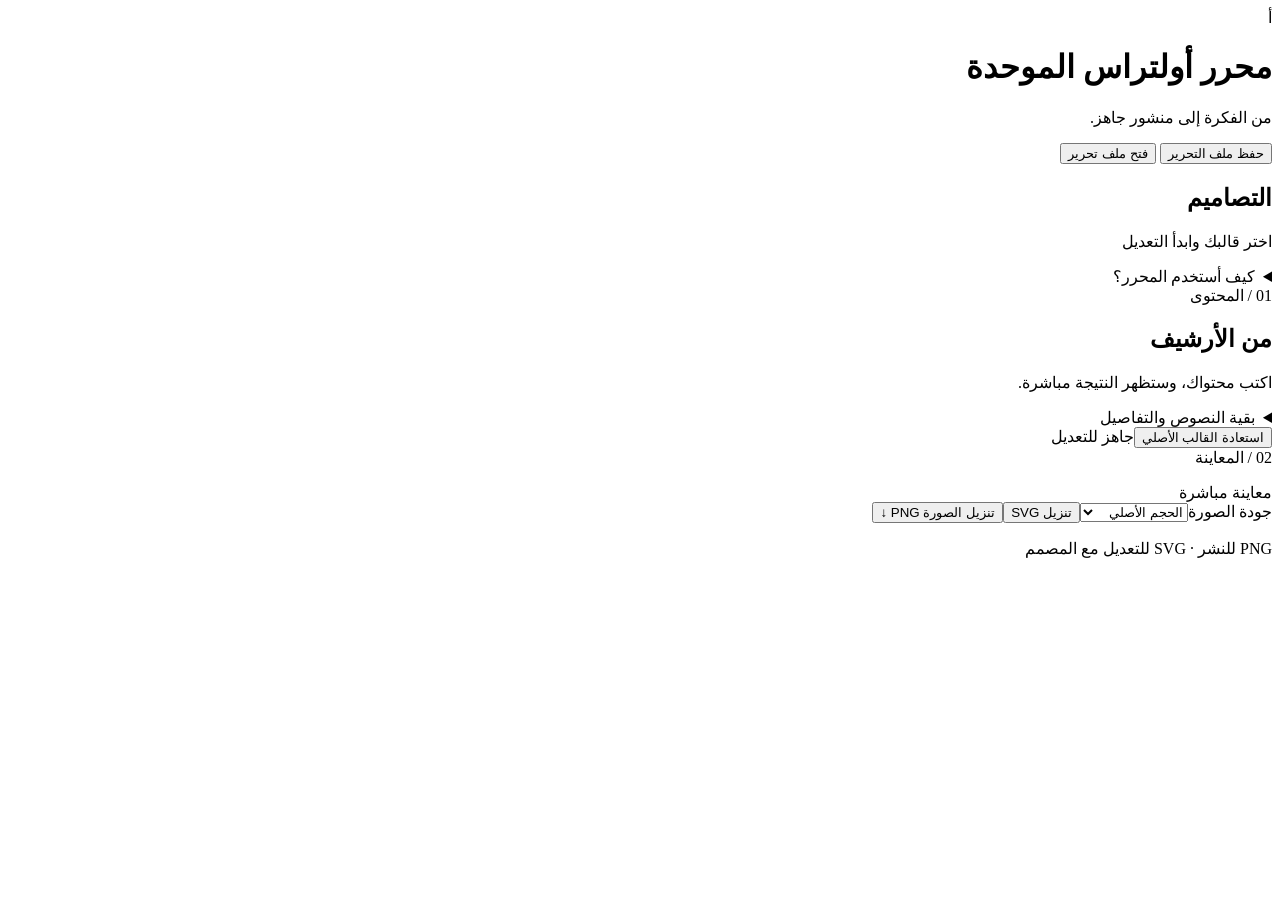
<file: editor/editor-shell.html>
<!doctype html>
<html lang="ar" dir="rtl">
<head>
  <meta charset="utf-8">
  <meta name="viewport" content="width=device-width, initial-scale=1">
  <meta name="color-scheme" content="light">
  <title>محرر أولتراس الموحدة</title>
  <meta name="description" content="محرر محلي لقوالب أولتراس الموحدة: غيّر النصوص والصور وصدّر تصميمك.">
  <link rel="icon" href="data:image/svg+xml,%3Csvg xmlns='http://www.w3.org/2000/svg' viewBox='0 0 32 32'%3E%3Crect width='32' height='32' rx='10' fill='%23006838'/%3E%3Ccircle cx='16' cy='10' r='4' fill='%23B5F36B'/%3E%3Cpath d='M8 25V20Q8 15 16 15T24 20V25Z' fill='%23F7F8EF'/%3E%3C/svg%3E">
  <style>/*__STYLES__*/</style>
</head>
<body>
  <header class="app-header">
    <div class="brand"><span class="brand-icon" aria-hidden="true">أ</span><div><h1>محرر أولتراس الموحدة</h1><p>من الفكرة إلى منشور جاهز.</p></div></div>
    <div class="file-actions">
      <button id="saveFile" class="button quiet" type="button">حفظ ملف التحرير</button>
      <button id="loadFile" class="button quiet" type="button">فتح ملف تحرير</button>
      <input id="importFile" type="file" accept=".json,application/json" hidden>
    </div>
  </header>
  <div class="workspace">
    <aside class="template-pane" aria-label="اختيار التصميم">
      <div class="pane-heading"><h2>التصاميم</h2><span id="templateCount" class="count"></span></div>
      <p class="pane-intro">اختر قالبك وابدأ التعديل</p>
      <nav id="gallery" class="gallery" aria-label="قوالب الهوية"></nav>
      <details class="help"><summary>كيف أستخدم المحرر؟</summary><p>اختر التصميم، املأ الحقول وارفع صورتك، ثم نزّل الصورة الجاهزة. استخدم «حفظ ملف التحرير» لنقل عملك إلى جهاز آخر.</p><p>الصور والنصوص تبقى على جهازك. لا يحتاج المحرر إلى اتصال بالإنترنت.</p></details>
    </aside>
    <section class="fields-pane" aria-labelledby="selectedTitle">
      <div class="fields-top"><span class="step-label">01 / المحتوى</span><h2 id="selectedTitle">من الأرشيف</h2><p id="selectedDescription">اكتب محتواك، وستظهر النتيجة مباشرة.</p></div>
      <form id="editorForm" novalidate>
        <div id="fields"></div>
        <details id="advancedSection" class="advanced"><summary>بقية النصوص والتفاصيل</summary><div id="extraFields"></div></details>
      </form>
      <div class="fields-bottom"><button id="resetBtn" class="button reset" type="button">استعادة القالب الأصلي</button><span id="saveStatus" role="status">جاهز للتعديل</span></div>
    </section>
    <main class="preview-pane" aria-label="معاينة التصميم">
      <div class="preview-toolbar"><div><span class="step-label">02 / المعاينة</span><p id="canvasMeta" dir="ltr"></p></div><span class="live-tag"><i></i> معاينة مباشرة</span></div>
      <div id="canvasViewport" class="canvas-viewport"><div id="preview" class="preview" aria-label="التصميم الحالي"></div></div>
      <div id="overflowWarning" class="notice" role="alert" hidden></div>
      <div class="export-bar"><label class="quality-label">جودة الصورة<select id="exportScale"><option value="1">الحجم الأصلي</option><option value="2">دقة مضاعفة ×2</option></select></label><button id="exportSvg" class="button secondary" type="button">تنزيل SVG</button><button id="exportPng" class="button primary" type="button">تنزيل الصورة PNG <span aria-hidden="true">↓</span></button></div>
      <p class="export-hint">PNG للنشر · SVG للتعديل مع المصمم</p>
    </main>
  </div>
  <div id="toast" class="toast" role="status" hidden></div>
  <script>/*__DATA__*/</script>
  <script>/*__CORE__*/</script>
  <script>/*__APP__*/</script>
</body>
</html>
</file>
